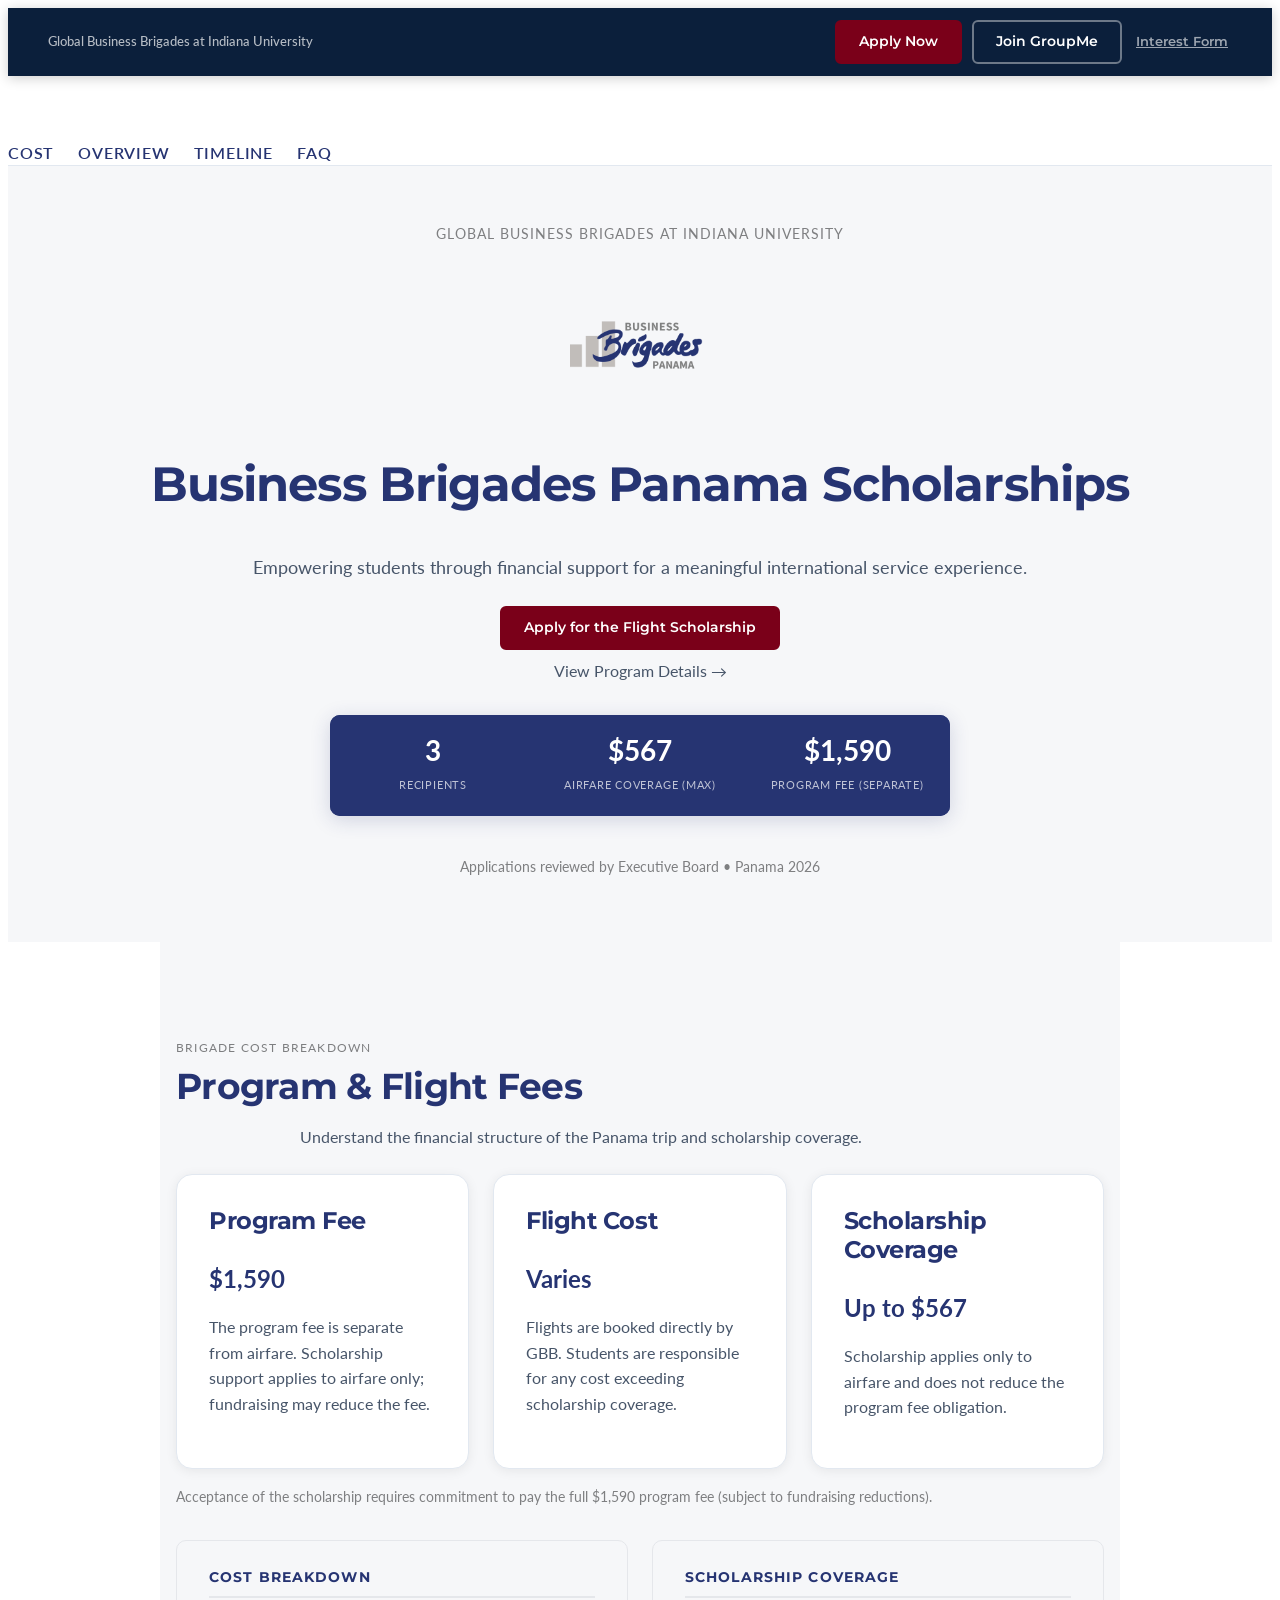
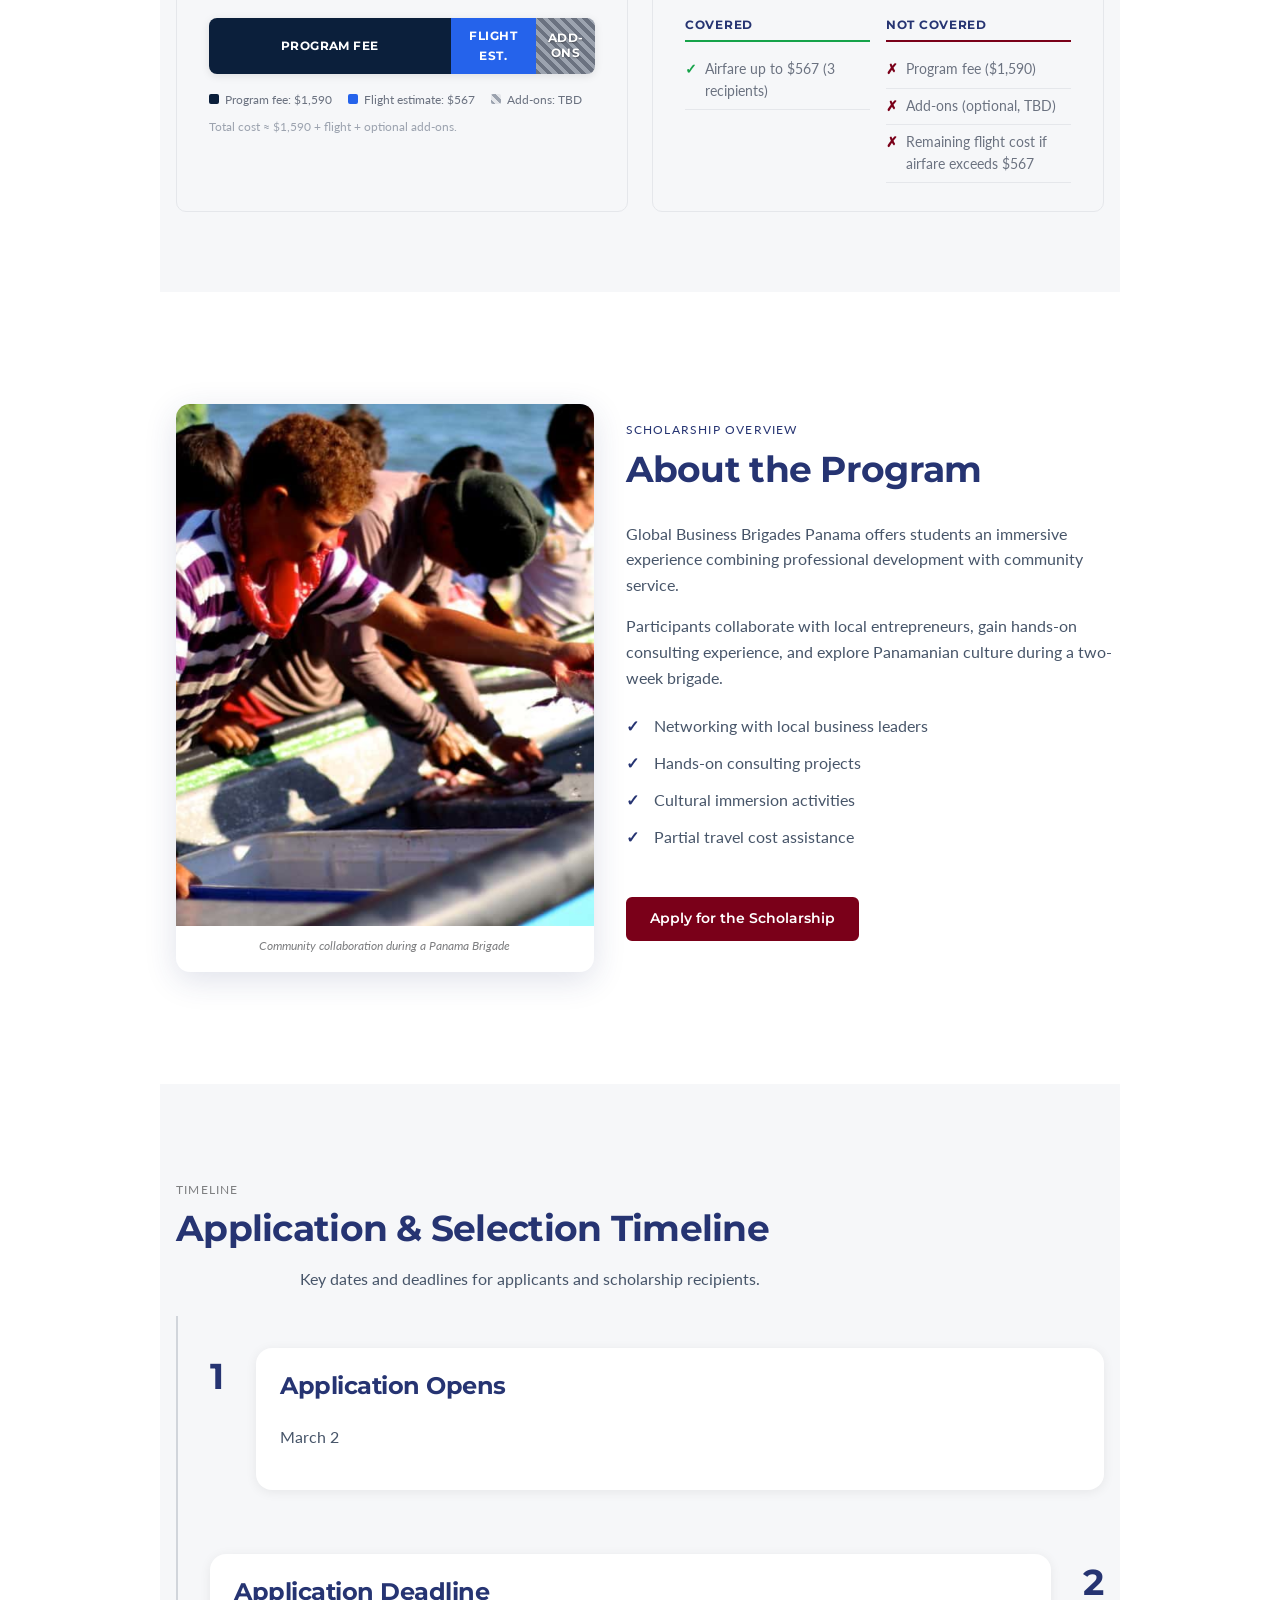
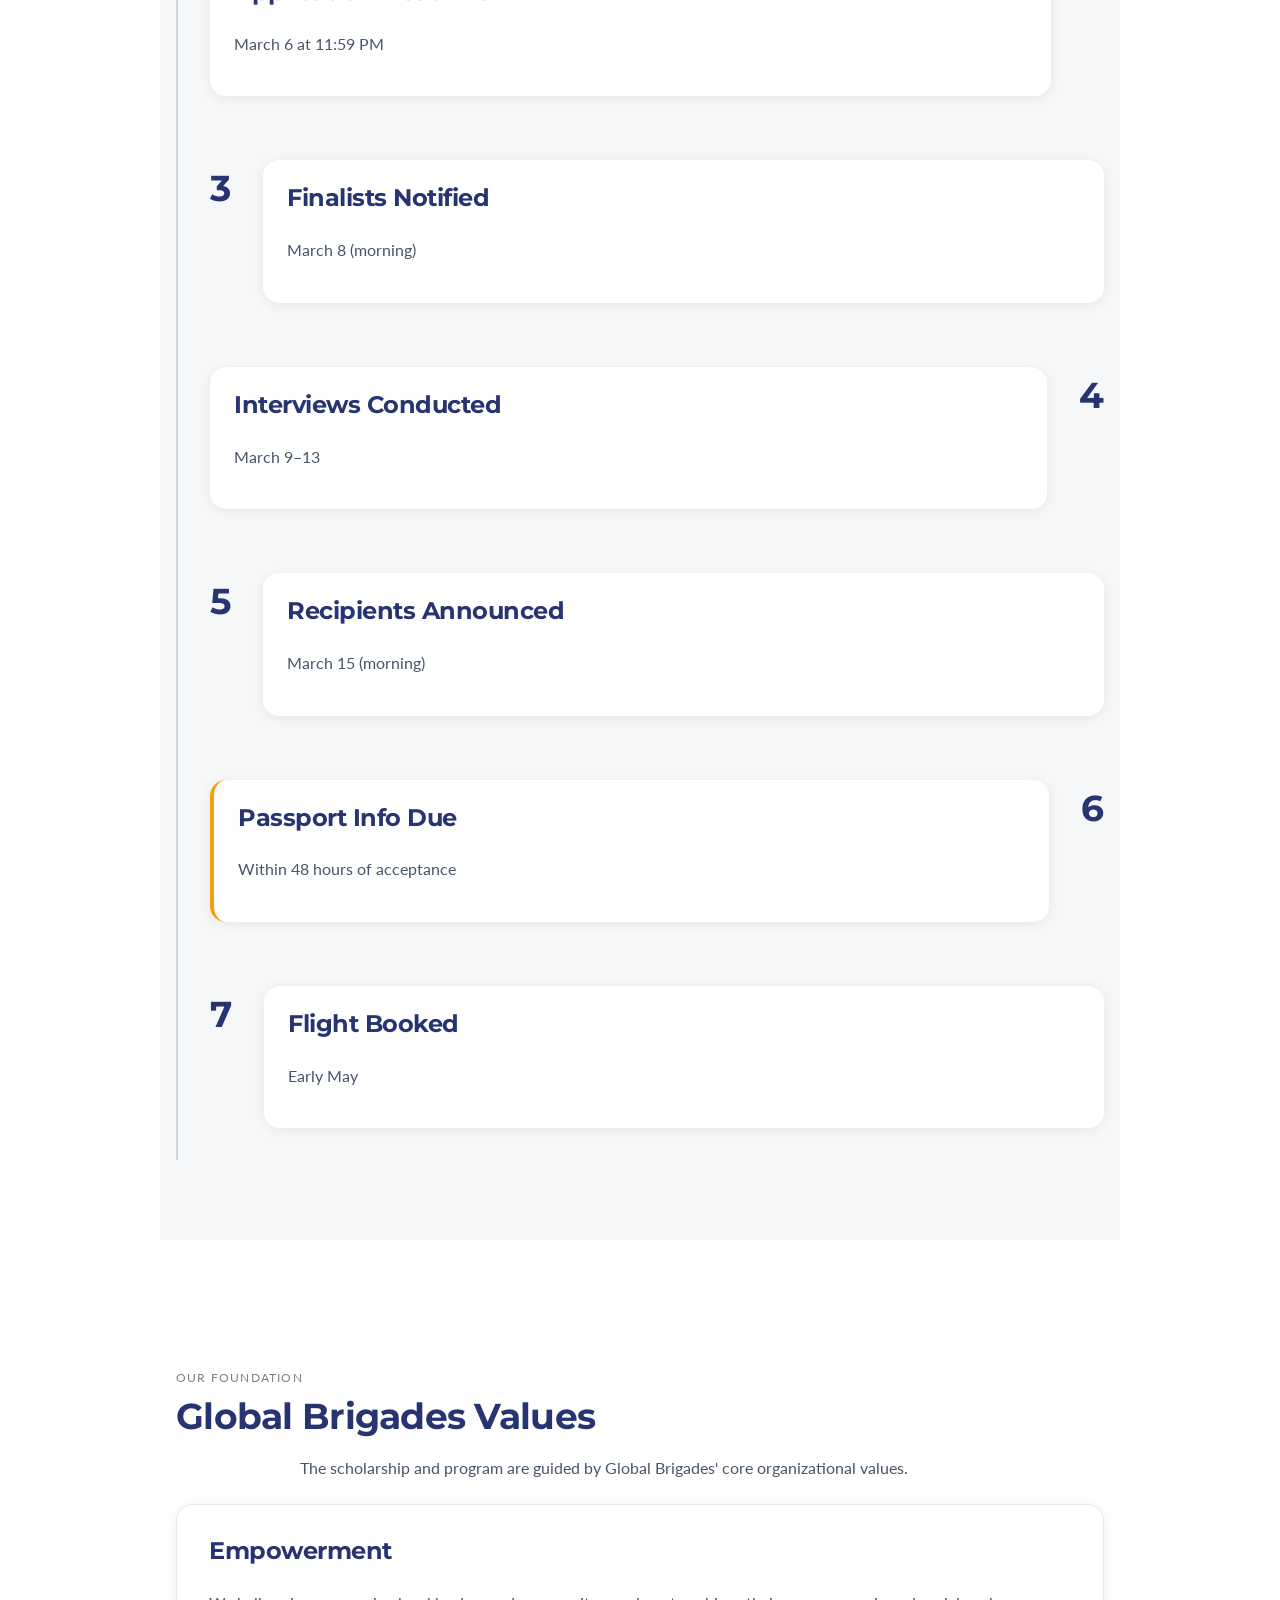
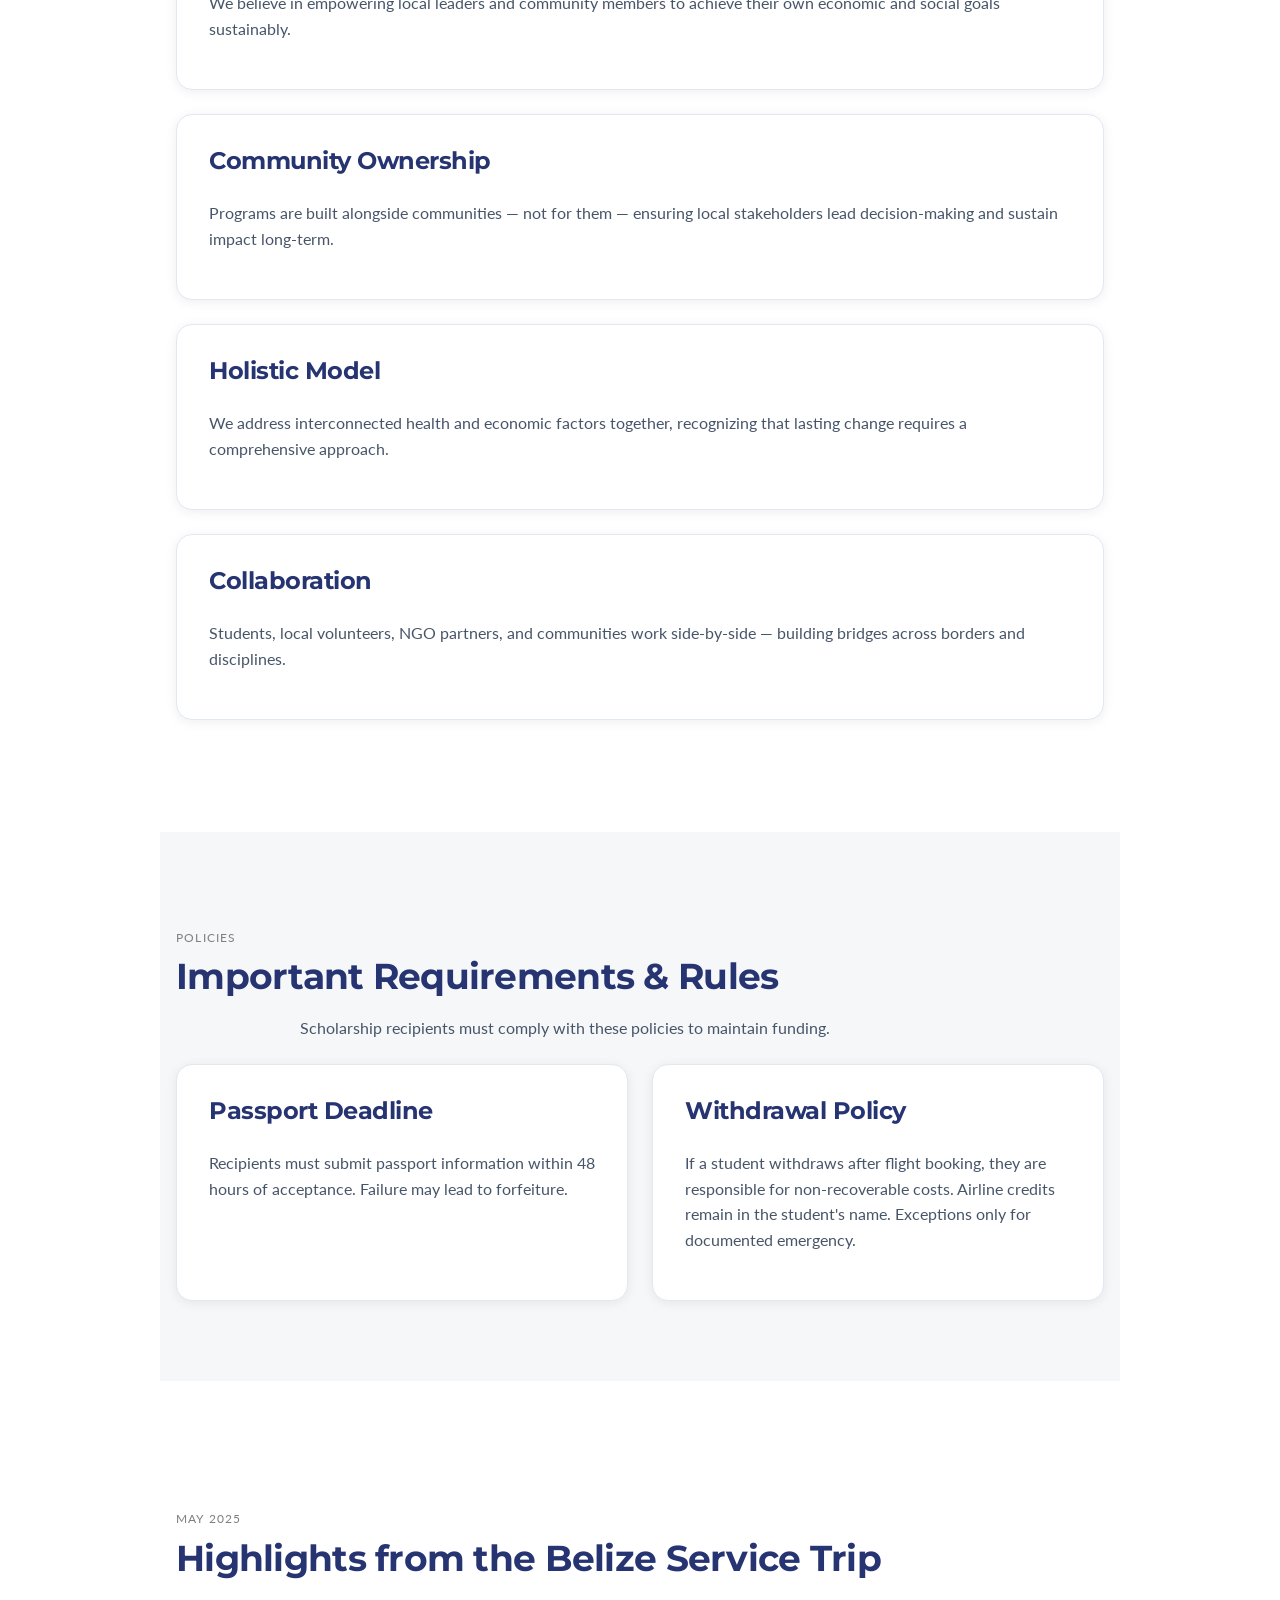
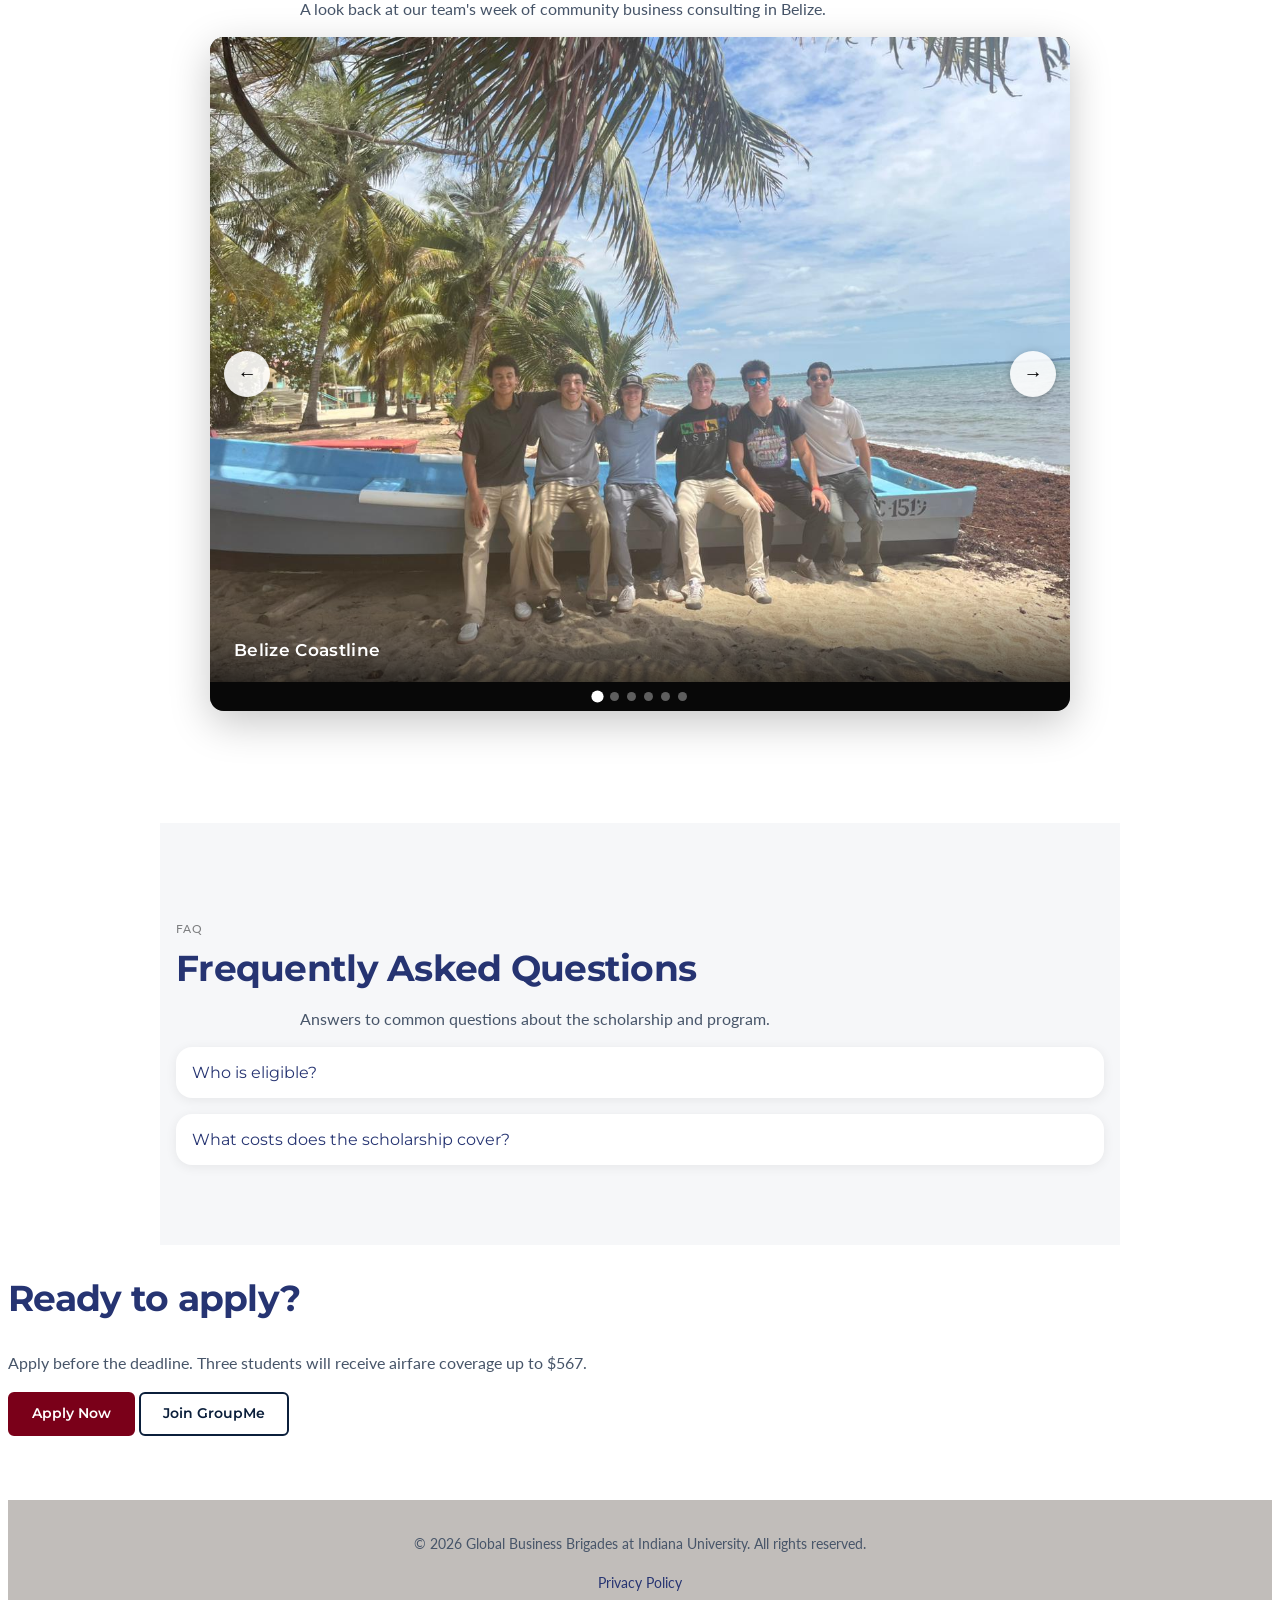
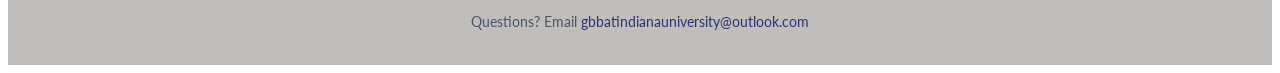
<file: index.html>
<!DOCTYPE HTML>
<html lang="en">
<head>
    <meta charset="utf-8" />
    <meta name="viewport" content="width=device-width, initial-scale=1, user-scalable=no" />
    <title>Business Brigades Panama Scholarships</title>
    <meta name="description" content="Scholarship details for Business Brigades Panama program offered by Global Business Brigades at Indiana University." />
    <link rel="canonical" href="https://YOURDOMAIN.com/gbb-panama-scholarship/" />

    <meta property="og:type" content="website" />
    <meta property="og:title" content="GBB Panama Scholarship – Global Business Brigades at Indiana University" />
    <meta property="og:description" content="Scholarship details and key dates for the Global Business Brigades Panama program at Indiana University." />
    <meta property="og:image" content="https://YOURDOMAIN.com/assets/gbb-panama-logo.png" />
    <meta property="og:url" content="https://YOURDOMAIN.com/gbb-panama-scholarship/" />

    <meta name="twitter:card" content="summary_large_image" />

    <script type="application/ld+json">
    {
      "@context":"https://schema.org",
      "@type":"FAQPage",
      "mainEntity":[
        {
          "@type":"Question",
          "name":"Who is eligible?",
          "acceptedAnswer":{
            "@type":"Answer",
            "text":"Full-time IU students who apply by the deadline and meet criteria."
          }
        },
        {
          "@type":"Question",
          "name":"What costs does the scholarship cover?",
          "acceptedAnswer":{
            "@type":"Answer",
            "text":"Up to $567 for airfare only; program fee remains the student’s responsibility."
          }
        }
      ]
    }
    </script>

    <link rel="stylesheet" href="styles.css" />
    <link rel="preconnect" href="https://fonts.googleapis.com">
    <link rel="preconnect" href="https://fonts.gstatic.com" crossorigin>
    <link href="https://fonts.googleapis.com/css2?family=Lato:wght@300;400;700&family=Montserrat:wght@400;500;600;700&display=swap" rel="stylesheet" />
</head>
<body class="is-preload">
    <div class="cta-bar" role="banner">
      <span class="cta-bar__brand">Global Business Brigades at Indiana University</span>
      <nav class="cta-bar__actions" aria-label="Primary actions">
        <a href="https://forms.office.com/Pages/ResponsePage.aspx?id=NL4TEdGuAE2rS83QJRC-kawREM8xxH9LoTh9PwtqzOVUM0dSUVdRUUREWENYMkhJOEFJSE9QVFJSUy4u"
           class="btn btn-primary"
           aria-label="Apply for the GBB Panama Scholarship">
          Apply Now
        </a>
        <a href="https://groupme.com/join_group/106008839/yj1VXblp"
           class="btn btn-secondary">
          Join GroupMe
        </a>
        <a href="https://forms.office.com/Pages/ResponsePage.aspx?id=NL4TEdGuAE2rS83QJRC-kRnEW5CWpKNCnPMRtphAWc1UMFNFMTNDWVJERTJFVDFNQjRQSVBQTTI3Qy4u" class="btn btn-text-link" target="_blank" rel="noopener">Interest Form</a>
      </nav>
    </div>

    <!-- Wrapper -->
    <div id="wrapper">

        <!-- Main -->
        <div id="main">
            <div class="inner">
                <main id="content" role="main">

                <!-- Header (replacing template nav) -->
                <header id="header">
                    <nav class="navbar" aria-label="Main navigation">
                        <ul class="nav-list">
                            <li><a href="#cost">Cost</a></li>
                            <li><a href="#overview">Overview</a></li>
                            <li><a href="#timeline">Timeline</a></li>
                            <li><a href="#faq">FAQ</a></li>
                        </ul>
                    </nav>
                </header>

                <!-- Hero Section -->
                <section id="banner" class="hero">
                    <div class="content">
                        <p class="eyebrow">Global Business Brigades at Indiana University</p>
                        <img src="assets/gbb-panama-logo.png" alt="GBB Panama logo" class="logo-large" width="140" height="140" />
                        <h1>Business Brigades Panama Scholarships</h1>
                        <p class="hero-intro">Empowering students through financial support for a meaningful international service experience.</p>
                        <div class="hero-actions">
                            <a class="btn btn-primary" href="https://forms.office.com/Pages/ResponsePage.aspx?id=NL4TEdGuAE2rS83QJRC-kawREM8xxH9LoTh9PwtqzOVUM0dSUVdRUUREWENYMkhJOEFJSE9QVFJSUy4u" target="_blank" rel="noopener">Apply for the Flight Scholarship</a>
                            <a class="hero-secondary" href="#overview">View Program Details &rarr;</a>
                        </div>
                        <div class="at-a-glance">
                          <div class="glance-item">
                            <span class="glance-item__value">3</span>
                            <span class="glance-item__label">Recipients</span>
                          </div>
                          <div class="glance-item">
                            <span class="glance-item__value">$567</span>
                            <span class="glance-item__label">Airfare coverage (max)</span>
                          </div>
                          <div class="glance-item">
                            <span class="glance-item__value">$1,590</span>
                            <span class="glance-item__label">Program fee (separate)</span>
                          </div>
                        </div>

                        <p class="hero-trust small">Applications reviewed by Executive Board &bull; Panama 2026</p>
                    </div>
                </section>

                <!-- Cost Breakdown Section -->
                <section id="cost" class="section section-alt">
                    <div class="section-header">
                        <p class="section-label">Brigade Cost Breakdown</p>
                        <h2>Program &amp; Flight Fees</h2>
                        <p class="section-intro">Understand the financial structure of the Panama trip and scholarship coverage.</p>
                    </div>
                    <div class="cards cost-cards">
                        <div class="card">
                            <h3>Program Fee</h3>
                            <p class="card-value">$1,590</p>
                            <p>The program fee is separate from airfare. Scholarship support applies to airfare only; fundraising may reduce the fee.</p>
                        </div>
                        <div class="card">
                            <h3>Flight Cost</h3>
                            <p class="card-value">Varies</p>
                            <p>Flights are booked directly by GBB. Students are responsible for any cost exceeding scholarship coverage.</p>
                        </div>
                        <div class="card">
                            <h3>Scholarship Coverage</h3>
                            <p class="card-value">Up to $567</p>
                            <p>Scholarship applies only to airfare and does not reduce the program fee obligation.</p>
                        </div>
                    </div>
                    <p class="note">Acceptance of the scholarship requires commitment to pay the full $1,590 program fee (subject to fundraising reductions).</p>

                    <div class="cost-viz-row">
                        <div class="viz-card">
                            <h3>Cost Breakdown</h3>
                            <div class="stacked-bar" role="img" aria-label="Cost breakdown bar chart">
                                <div class="segment seg-fee">Program Fee</div>
                                <div class="segment seg-flight">Flight Est.</div>
                                <div class="segment seg-addon">Add-ons</div>
                            </div>
                            <div class="stacked-legend">
                                <span class="legend-item"><span class="legend-dot" style="background:#0B1F3B"></span>Program fee: $1,590</span>
                                <span class="legend-item"><span class="legend-dot" style="background:#2563EB"></span>Flight estimate: $567</span>
                                <span class="legend-item"><span class="legend-dot" style="background:#9CA3AF;background-image:repeating-linear-gradient(45deg,#9CA3AF 0,#9CA3AF 3px,#E5E7EB 3px,#E5E7EB 7px)"></span>Add-ons: TBD</span>
                            </div>
                            <p class="bar-note">Total cost ≈ $1,590 + flight + optional add-ons.</p>
                        </div>
                        <div class="viz-card">
                            <h3>Scholarship Coverage</h3>
                            <div class="coverage-grid">
                                <div class="cov-col covered">
                                    <h4>Covered</h4>
                                    <div class="cov-item">Airfare up to $567 (3 recipients)</div>
                                </div>
                                <div class="cov-col not-covered">
                                    <h4>Not Covered</h4>
                                    <div class="cov-item">Program fee ($1,590)</div>
                                    <div class="cov-item">Add-ons (optional, TBD)</div>
                                    <div class="cov-item">Remaining flight cost if airfare exceeds $567</div>
                                </div>
                            </div>
                        </div>
                    </div>
                </section>

                <!-- Scholarship Overview -->
                <section id="overview" class="section">
                    <div class="overview-layout">
                        <div class="about-left">
                            <div class="overview-photo-wrap">
                                <img src="assets/panama-program.png"
                                     alt="Community members and volunteers working together during a Panama brigade"
                                     class="overview-photo" />
                                <p class="overview-photo-caption">Community collaboration during a Panama Brigade</p>
                            </div>
                        </div>
                        <div class="about-right">
                            <p class="section-label">Scholarship Overview</p>
                            <h2>About the Program</h2>
                            <p>Global Business Brigades Panama offers students an immersive experience combining professional development with community service.</p>
                            <p>Participants collaborate with local entrepreneurs, gain hands-on consulting experience, and explore Panamanian culture during a two-week brigade.</p>
                            <ul class="program-highlights">
                                <li>Networking with local business leaders</li>
                                <li>Hands-on consulting projects</li>
                                <li>Cultural immersion activities</li>
                                <li>Partial travel cost assistance</li>
                            </ul>
                            <a class="btn btn-primary overview-cta"
                               href="https://forms.office.com/Pages/ResponsePage.aspx?id=NL4TEdGuAE2rS83QJRC-kawREM8xxH9LoTh9PwtqzOVUM0dSUVdRUUREWENYMkhJOEFJSE9QVFJSUy4u"
                               target="_blank" rel="noopener">Apply for the Scholarship</a>
                        </div>
                    </div>
                </section>


                <!-- Timeline Section -->
                <section id="timeline" class="section">
                    <div class="section-header">
                        <p class="section-label">Timeline</p>
                        <h2>Application &amp; Selection Timeline</h2>
                        <p class="section-intro">Key dates and deadlines for applicants and scholarship recipients.</p>
                    </div>
                    <div class="timeline-wrapper">
                        <div class="timeline-step">
                            <div class="step-marker">1</div>
                            <div class="step-box">
                                <h3>Application Opens</h3>
                                <p>March 2</p>
                            </div>
                        </div>
                        <div class="timeline-step">
                            <div class="step-marker">2</div>
                            <div class="step-box">
                                <h3>Application Deadline</h3>
                                <p>March 6 at 11:59&nbsp;PM</p>
                            </div>
                        </div>
                        <div class="timeline-step">
                            <div class="step-marker">3</div>
                            <div class="step-box">
                                <h3>Finalists Notified</h3>
                                <p>March 8 (morning)</p>
                            </div>
                        </div>
                        <div class="timeline-step">
                            <div class="step-marker">4</div>
                            <div class="step-box">
                                <h3>Interviews Conducted</h3>
                                <p>March 9–13</p>
                            </div>
                        </div>
                        <div class="timeline-step">
                            <div class="step-marker">5</div>
                            <div class="step-box">
                                <h3>Recipients Announced</h3>
                                <p>March 15 (morning)</p>
                            </div>
                        </div>
                        <div class="timeline-step highlight">
                            <div class="step-marker">6</div>
                            <div class="step-box">
                                <h3>Passport Info Due</h3>
                                <p>Within 48&nbsp;hours of acceptance</p>
                            </div>
                        </div>
                        <div class="timeline-step">
                            <div class="step-marker">7</div>
                            <div class="step-box">
                                <h3>Flight Booked</h3>
                                <p>Early May</p>
                            </div>
                        </div>
                    </div>
                </section>

                <!-- Global Brigades Values Section -->
                <section id="process" class="section section-alt">
                    <div class="section-header">
                        <p class="section-label">Our Foundation</p>
                        <h2>Global Brigades Values</h2>
                        <p class="section-intro">The scholarship and program are guided by Global Brigades' core organizational values.</p>
                    </div>
                    <div class="cards">
                        <div class="card">
                            <h3>Empowerment</h3>
                            <p>We believe in empowering local leaders and community members to achieve their own economic and social goals sustainably.</p>
                        </div>
                        <div class="card">
                            <h3>Community Ownership</h3>
                            <p>Programs are built alongside communities — not for them — ensuring local stakeholders lead decision-making and sustain impact long-term.</p>
                        </div>
                        <div class="card">
                            <h3>Holistic Model</h3>
                            <p>We address interconnected health and economic factors together, recognizing that lasting change requires a comprehensive approach.</p>
                        </div>
                        <div class="card">
                            <h3>Collaboration</h3>
                            <p>Students, local volunteers, NGO partners, and communities work side-by-side — building bridges across borders and disciplines.</p>
                        </div>
                    </div>
                </section>

                <!-- Policies Section -->
                <section id="policies" class="section">
                    <div class="section-header">
                        <p class="section-label">Policies</p>
                        <h2>Important Requirements &amp; Rules</h2>
                        <p class="section-intro">Scholarship recipients must comply with these policies to maintain funding.</p>
                    </div>
                    <div class="cards policies-cards">
                        <div class="card">
                            <h3>Passport Deadline</h3>
                            <p>Recipients must submit passport information within 48 hours of acceptance. Failure may lead to forfeiture.</p>
                        </div>
                        <div class="card">
                            <h3>Withdrawal Policy</h3>
                            <p>If a student withdraws after flight booking, they are responsible for non-recoverable costs. Airline credits remain in the student's name. Exceptions only for documented emergency.</p>
                        </div>
                    </div>
                </section>

                <!-- Belize Highlights Section -->
                <section id="belize-highlights" class="section">
                    <div class="section-header">
                        <p class="section-label">May 2025</p>
                        <h2>Highlights from the Belize Service Trip</h2>
                        <p class="section-intro">A look back at our team's week of community business consulting in Belize.</p>
                    </div>
                    <div class="carousel" id="belize-carousel" aria-label="Belize trip photo slideshow" role="region">
                        <div class="carousel__track">
                            <div class="carousel__slide active">
                                <img src="assets/belize/belize-coastline.jpg" alt="GBB students on the Belize coastline beside a fishing boat" loading="lazy" />
                                <div class="carousel__caption">Belize Coastline</div>
                            </div>
                            <div class="carousel__slide">
                                <img src="assets/belize/belize-flag.jpg" alt="GBB team standing under the Belize flag" loading="lazy" />
                                <div class="carousel__caption">Under the Belize Flag</div>
                            </div>
                            <div class="carousel__slide">
                                <img src="assets/belize/consulting-session.jpg" alt="Students conducting a business consulting session under a thatched roof by the ocean" loading="lazy" />
                                <div class="carousel__caption">Community Business Consulting Session</div>
                            </div>
                            <div class="carousel__slide">
                                <img src="assets/belize/pnk-polish.jpg" alt="GBB team with a local entrepreneur holding a PNK Polish business sign" loading="lazy" />
                                <div class="carousel__caption">PNK Polish — Local Entrepreneur</div>
                            </div>
                            <div class="carousel__slide">
                                <img src="assets/belize/team-photo.jpg" alt="The GBB team in matching white shirts" loading="lazy" />
                                <div class="carousel__caption">The GBB Team</div>
                            </div>
                            <div class="carousel__slide">
                                <img src="assets/belize/campfire-night.jpg" alt="Students gathered around a campfire at night" loading="lazy" />
                                <div class="carousel__caption">Campfire Night</div>
                            </div>
                        </div>
                        <button class="carousel__btn carousel__btn--prev" aria-label="Previous photo">&#8592;</button>
                        <button class="carousel__btn carousel__btn--next" aria-label="Next photo">&#8594;</button>
                        <div class="carousel__dots" role="tablist" aria-label="Slide indicators"></div>
                    </div>
                </section>

                <!-- FAQ Section -->
                <section id="faq" class="section section-alt">
                    <div class="section-header">
                        <p class="section-label">FAQ</p>
                        <h2>Frequently Asked Questions</h2>
                        <p class="section-intro">Answers to common questions about the scholarship and program.</p>
                    </div>
                    <div class="faq-item">
                        <button aria-expanded="false" aria-controls="faq1" class="faq-question">Who is eligible?</button>
                        <div id="faq1" class="faq-answer" hidden>
                            <p>Full-time IU students who apply by the deadline and meet criteria.</p>
                        </div>
                    </div>
                    <div class="faq-item">
                        <button aria-expanded="false" aria-controls="faq2" class="faq-question">What costs does the scholarship cover?</button>
                        <div id="faq2" class="faq-answer" hidden>
                            <p>Up to $567 for airfare only; program fee remains the student’s responsibility.</p>
                        </div>
                    </div>
                </section>

                <!-- Bottom CTA Band -->
                <section class="cta-band-section" style="margin-bottom: 64px;">
  <div class="container">
    <div class="cta-band">
      <h2>Ready to apply?</h2>
      <p>Apply before the deadline. Three students will receive airfare coverage up to $567.</p>
      <div class="cta-band__actions">
        <a href="https://forms.office.com/Pages/ResponsePage.aspx?id=NL4TEdGuAE2rS83QJRC-kawREM8xxH9LoTh9PwtqzOVUM0dSUVdRUUREWENYMkhJOEFJSE9QVFJSUy4u"
           class="btn btn-primary"
           aria-label="Apply for the GBB Panama Scholarship">
          Apply Now
        </a>
        <a href="https://groupme.com/join_group/106008839/yj1VXblp"
           class="btn btn-outline-dark">
          Join GroupMe
        </a>
      </div>
    </div>
  </div>
</section>

                <!-- Footer -->
                <footer class="footer" style="margin-top: 64px;">
                    <p>&copy; 2026 Global Business Brigades at Indiana University. All rights reserved.</p>
                    <p><a href="#">Privacy Policy</a></p>
                    <p>Questions? Email <a href="mailto:gbbatindianauniversity@outlook.com">gbbatindianauniversity@outlook.com</a></p>
                </footer>
                </main>
            </div>
        </div>

        <!-- Sidebar (optional, can be removed or left empty) -->
        <div id="sidebar">
            <div class="inner">
                <!-- Empty: sidebar is not needed for scholarship page -->
            </div>
        </div>

    </div>

<script>
(() => {
  const buttons = document.querySelectorAll('.faq-question');

  function closeAll(exceptId = null) {
    buttons.forEach((btn) => {
      const panelId = btn.getAttribute('aria-controls');
      const panel = document.getElementById(panelId);
      if (!panel) return;

      const shouldKeepOpen = panelId === exceptId;
      btn.setAttribute('aria-expanded', String(shouldKeepOpen));
      panel.toggleAttribute('hidden', !shouldKeepOpen);
    });
  }

  buttons.forEach((btn) => {
    const panelId = btn.getAttribute('aria-controls');
    const panel = document.getElementById(panelId);
    if (!panel) return;

    // Ensure initial state is consistent
    const expanded = btn.getAttribute('aria-expanded') === 'true';
    panel.toggleAttribute('hidden', !expanded);

    btn.addEventListener('click', () => {
      const isExpanded = btn.getAttribute('aria-expanded') === 'true';
      // Option: only one open at a time (more “polished”)
      closeAll(isExpanded ? null : panelId);
    });

    btn.addEventListener('keydown', (e) => {
      if (e.key === 'Escape') closeAll(null);
    });
  });
})();
</script>

<script>
(() => {
  const carousel = document.getElementById('belize-carousel');
  if (!carousel) return;

  const slides = Array.from(carousel.querySelectorAll('.carousel__slide'));
  const dotsContainer = carousel.querySelector('.carousel__dots');
  let current = 0;
  let autoTimer;

  // Build dot indicators
  slides.forEach((_, i) => {
    const dot = document.createElement('button');
    dot.className = 'carousel__dot' + (i === 0 ? ' active' : '');
    dot.setAttribute('role', 'tab');
    dot.setAttribute('aria-label', 'Go to photo ' + (i + 1));
    dot.addEventListener('click', () => goTo(i));
    dotsContainer.appendChild(dot);
  });

  function goTo(n) {
    slides[current].classList.remove('active');
    dotsContainer.children[current].classList.remove('active');
    current = (n + slides.length) % slides.length;
    slides[current].classList.add('active');
    dotsContainer.children[current].classList.add('active');
    resetTimer();
  }

  function resetTimer() {
    clearInterval(autoTimer);
    autoTimer = setInterval(() => goTo(current + 1), 5000);
  }

  carousel.querySelector('.carousel__btn--prev').addEventListener('click', () => goTo(current - 1));
  carousel.querySelector('.carousel__btn--next').addEventListener('click', () => goTo(current + 1));

  // Keyboard support
  carousel.addEventListener('keydown', (e) => {
    if (e.key === 'ArrowLeft') goTo(current - 1);
    if (e.key === 'ArrowRight') goTo(current + 1);
  });

  // Pause on hover
  carousel.addEventListener('mouseenter', () => clearInterval(autoTimer));
  carousel.addEventListener('mouseleave', resetTimer);

  resetTimer();
})();
</script>

</body>
</html>
</file>
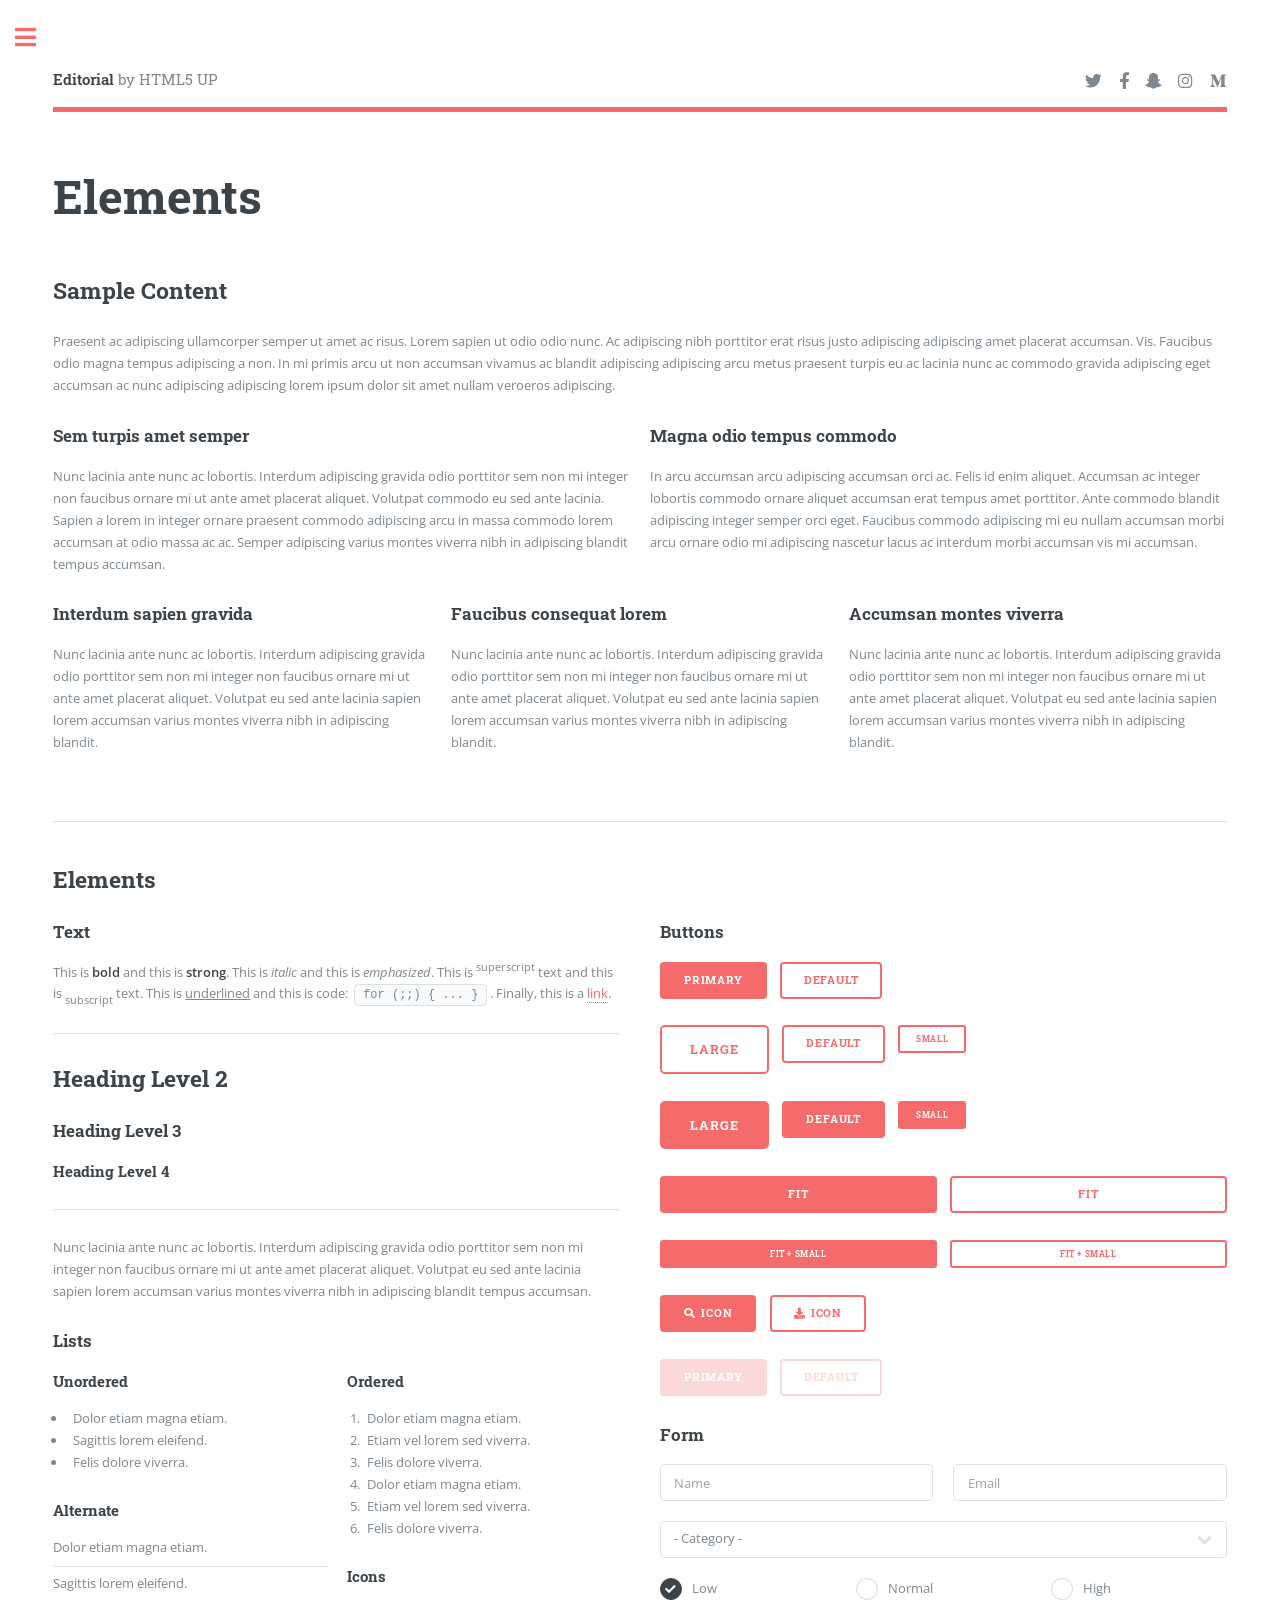
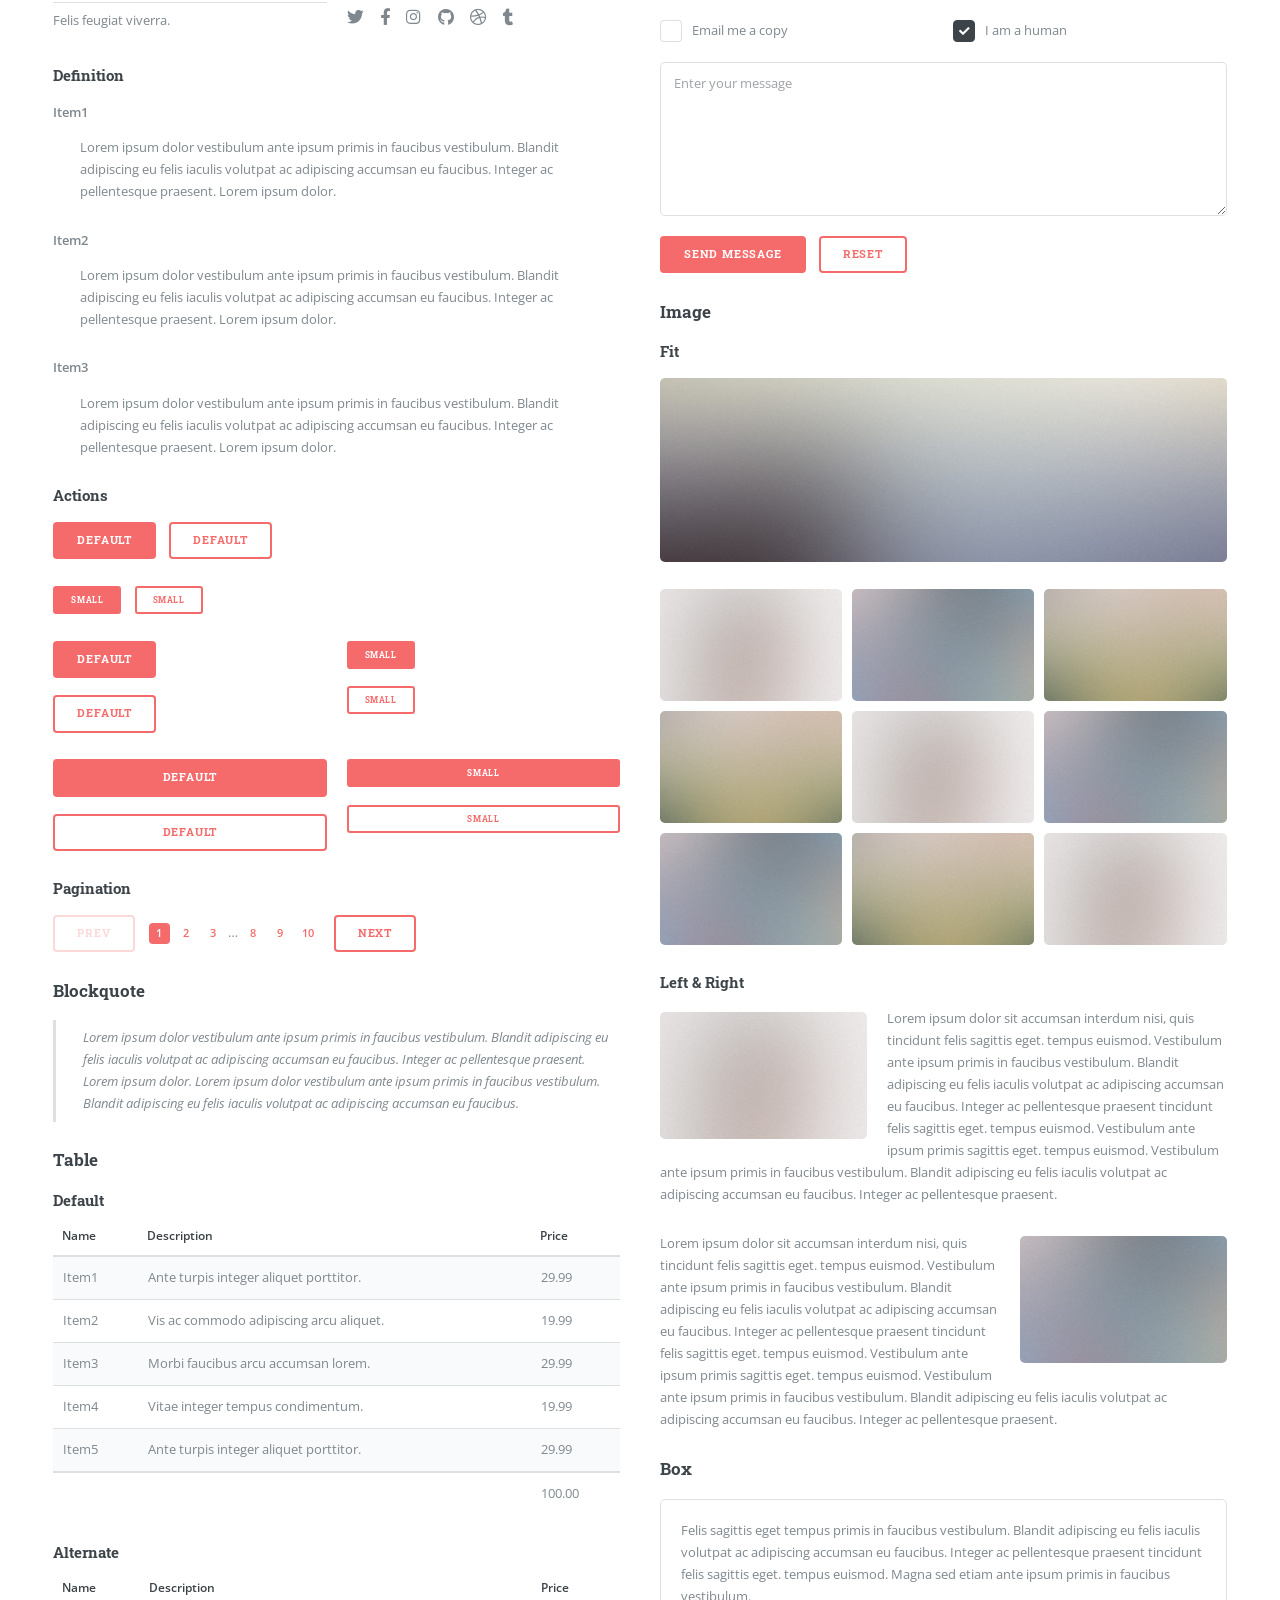
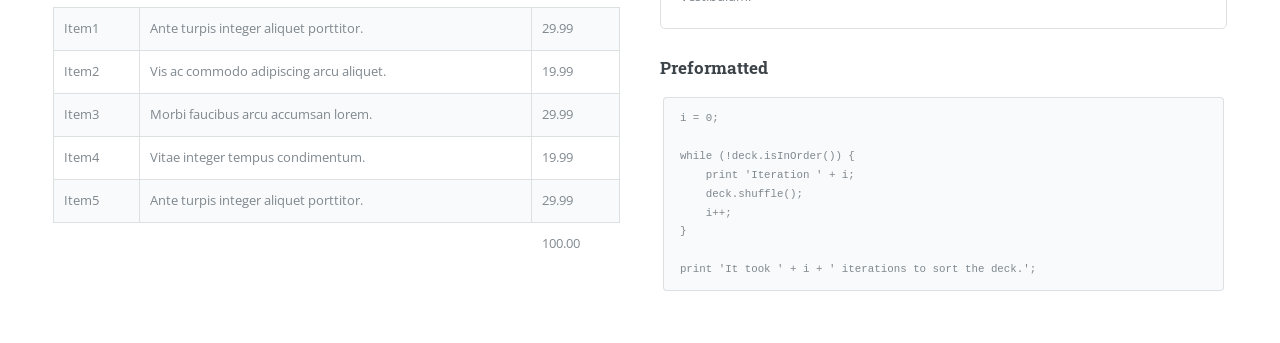
<file: Website Template/elements.html>
<!DOCTYPE HTML>
<!--
	Editorial by HTML5 UP
	html5up.net | @ajlkn
	Free for personal and commercial use under the CCA 3.0 license (html5up.net/license)
-->
<html>
	<head>
		<title>Elements - Editorial by HTML5 UP</title>
		<meta charset="utf-8" />
		<meta name="viewport" content="width=device-width, initial-scale=1, user-scalable=no" />
		<link rel="stylesheet" href="assets/css/main.css" />
	</head>
	<body class="is-preload">

		<!-- Wrapper -->
			<div id="wrapper">

				<!-- Main -->
					<div id="main">
						<div class="inner">

							<!-- Header -->
								<header id="header">
									<a href="index.html" class="logo"><strong>Editorial</strong> by HTML5 UP</a>
									<ul class="icons">
										<li><a href="#" class="icon brands fa-twitter"><span class="label">Twitter</span></a></li>
										<li><a href="#" class="icon brands fa-facebook-f"><span class="label">Facebook</span></a></li>
										<li><a href="#" class="icon brands fa-snapchat-ghost"><span class="label">Snapchat</span></a></li>
										<li><a href="#" class="icon brands fa-instagram"><span class="label">Instagram</span></a></li>
										<li><a href="#" class="icon brands fa-medium-m"><span class="label">Medium</span></a></li>
									</ul>
								</header>

							<!-- Content -->
								<section>
									<header class="main">
										<h1>Elements</h1>
									</header>

									<!-- Content -->
										<h2 id="content">Sample Content</h2>
										<p>Praesent ac adipiscing ullamcorper semper ut amet ac risus. Lorem sapien ut odio odio nunc. Ac adipiscing nibh porttitor erat risus justo adipiscing adipiscing amet placerat accumsan. Vis. Faucibus odio magna tempus adipiscing a non. In mi primis arcu ut non accumsan vivamus ac blandit adipiscing adipiscing arcu metus praesent turpis eu ac lacinia nunc ac commodo gravida adipiscing eget accumsan ac nunc adipiscing adipiscing lorem ipsum dolor sit amet nullam veroeros adipiscing.</p>
										<div class="row">
											<div class="col-6 col-12-small">
												<h3>Sem turpis amet semper</h3>
												<p>Nunc lacinia ante nunc ac lobortis. Interdum adipiscing gravida odio porttitor sem non mi integer non faucibus ornare mi ut ante amet placerat aliquet. Volutpat commodo eu sed ante lacinia. Sapien a lorem in integer ornare praesent commodo adipiscing arcu in massa commodo lorem accumsan at odio massa ac ac. Semper adipiscing varius montes viverra nibh in adipiscing blandit tempus accumsan.</p>
											</div>
											<div class="col-6 col-12-small">
												<h3>Magna odio tempus commodo</h3>
												<p>In arcu accumsan arcu adipiscing accumsan orci ac. Felis id enim aliquet. Accumsan ac integer lobortis commodo ornare aliquet accumsan erat tempus amet porttitor. Ante commodo blandit adipiscing integer semper orci eget. Faucibus commodo adipiscing mi eu nullam accumsan morbi arcu ornare odio mi adipiscing nascetur lacus ac interdum morbi accumsan vis mi accumsan.</p>
											</div>
											<!-- Break -->
											<div class="col-4 col-12-medium">
												<h3>Interdum sapien gravida</h3>
												<p>Nunc lacinia ante nunc ac lobortis. Interdum adipiscing gravida odio porttitor sem non mi integer non faucibus ornare mi ut ante amet placerat aliquet. Volutpat eu sed ante lacinia sapien lorem accumsan varius montes viverra nibh in adipiscing blandit.</p>
											</div>
											<div class="col-4 col-12-medium">
												<h3>Faucibus consequat lorem</h3>
												<p>Nunc lacinia ante nunc ac lobortis. Interdum adipiscing gravida odio porttitor sem non mi integer non faucibus ornare mi ut ante amet placerat aliquet. Volutpat eu sed ante lacinia sapien lorem accumsan varius montes viverra nibh in adipiscing blandit.</p>
											</div>
											<div class="col-4 col-12-medium">
												<h3>Accumsan montes viverra</h3>
												<p>Nunc lacinia ante nunc ac lobortis. Interdum adipiscing gravida odio porttitor sem non mi integer non faucibus ornare mi ut ante amet placerat aliquet. Volutpat eu sed ante lacinia sapien lorem accumsan varius montes viverra nibh in adipiscing blandit.</p>
											</div>
										</div>

									<hr class="major" />

									<!-- Elements -->
										<h2 id="elements">Elements</h2>
										<div class="row gtr-200">
											<div class="col-6 col-12-medium">

												<!-- Text stuff -->
													<h3>Text</h3>
													<p>This is <b>bold</b> and this is <strong>strong</strong>. This is <i>italic</i> and this is <em>emphasized</em>.
													This is <sup>superscript</sup> text and this is <sub>subscript</sub> text.
													This is <u>underlined</u> and this is code: <code>for (;;) { ... }</code>.
													Finally, this is a <a href="#">link</a>.</p>
													<hr />
													<h2>Heading Level 2</h2>
													<h3>Heading Level 3</h3>
													<h4>Heading Level 4</h4>
													<hr />
													<p>Nunc lacinia ante nunc ac lobortis. Interdum adipiscing gravida odio porttitor sem non mi integer non faucibus ornare mi ut ante amet placerat aliquet. Volutpat eu sed ante lacinia sapien lorem accumsan varius montes viverra nibh in adipiscing blandit tempus accumsan.</p>

												<!-- Lists -->
													<h3>Lists</h3>
													<div class="row">
														<div class="col-6 col-12-small">

															<h4>Unordered</h4>
															<ul>
																<li>Dolor etiam magna etiam.</li>
																<li>Sagittis lorem eleifend.</li>
																<li>Felis dolore viverra.</li>
															</ul>

															<h4>Alternate</h4>
															<ul class="alt">
																<li>Dolor etiam magna etiam.</li>
																<li>Sagittis lorem eleifend.</li>
																<li>Felis feugiat viverra.</li>
															</ul>

														</div>
														<div class="col-6 col-12-small">

															<h4>Ordered</h4>
															<ol>
																<li>Dolor etiam magna etiam.</li>
																<li>Etiam vel lorem sed viverra.</li>
																<li>Felis dolore viverra.</li>
																<li>Dolor etiam magna etiam.</li>
																<li>Etiam vel lorem sed viverra.</li>
																<li>Felis dolore viverra.</li>
															</ol>

															<h4>Icons</h4>
															<ul class="icons">
																<li><a href="#" class="icon brands fa-twitter"><span class="label">Twitter</span></a></li>
																<li><a href="#" class="icon brands fa-facebook-f"><span class="label">Facebook</span></a></li>
																<li><a href="#" class="icon brands fa-instagram"><span class="label">Instagram</span></a></li>
																<li><a href="#" class="icon brands fa-github"><span class="label">Github</span></a></li>
																<li><a href="#" class="icon brands fa-dribbble"><span class="label">Dribbble</span></a></li>
																<li><a href="#" class="icon brands fa-tumblr"><span class="label">Tumblr</span></a></li>
															</ul>

														</div>
													</div>
													<h4>Definition</h4>
													<dl>
														<dt>Item1</dt>
														<dd>
															<p>Lorem ipsum dolor vestibulum ante ipsum primis in faucibus vestibulum. Blandit adipiscing eu felis iaculis volutpat ac adipiscing accumsan eu faucibus. Integer ac pellentesque praesent. Lorem ipsum dolor.</p>
														</dd>
														<dt>Item2</dt>
														<dd>
															<p>Lorem ipsum dolor vestibulum ante ipsum primis in faucibus vestibulum. Blandit adipiscing eu felis iaculis volutpat ac adipiscing accumsan eu faucibus. Integer ac pellentesque praesent. Lorem ipsum dolor.</p>
														</dd>
														<dt>Item3</dt>
														<dd>
															<p>Lorem ipsum dolor vestibulum ante ipsum primis in faucibus vestibulum. Blandit adipiscing eu felis iaculis volutpat ac adipiscing accumsan eu faucibus. Integer ac pellentesque praesent. Lorem ipsum dolor.</p>
														</dd>
													</dl>

													<h4>Actions</h4>
													<ul class="actions">
														<li><a href="#" class="button primary">Default</a></li>
														<li><a href="#" class="button">Default</a></li>
													</ul>
													<ul class="actions small">
														<li><a href="#" class="button primary small">Small</a></li>
														<li><a href="#" class="button small">Small</a></li>
													</ul>
													<div class="row">
														<div class="col-6 col-12-small">
															<ul class="actions stacked">
																<li><a href="#" class="button primary">Default</a></li>
																<li><a href="#" class="button">Default</a></li>
															</ul>
														</div>
														<div class="col-6 col-12-small">
															<ul class="actions stacked">
																<li><a href="#" class="button primary small">Small</a></li>
																<li><a href="#" class="button small">Small</a></li>
															</ul>
														</div>
														<div class="col-6 col-12-small">
															<ul class="actions stacked">
																<li><a href="#" class="button primary fit">Default</a></li>
																<li><a href="#" class="button fit">Default</a></li>
															</ul>
														</div>
														<div class="col-6 col-12-small">
															<ul class="actions stacked">
																<li><a href="#" class="button primary small fit">Small</a></li>
																<li><a href="#" class="button small fit">Small</a></li>
															</ul>
														</div>
													</div>

													<h4>Pagination</h4>
													<ul class="pagination">
														<li><span class="button disabled">Prev</span></li>
														<li><a href="#" class="page active">1</a></li>
														<li><a href="#" class="page">2</a></li>
														<li><a href="#" class="page">3</a></li>
														<li><span>&hellip;</span></li>
														<li><a href="#" class="page">8</a></li>
														<li><a href="#" class="page">9</a></li>
														<li><a href="#" class="page">10</a></li>
														<li><a href="#" class="button">Next</a></li>
													</ul>

												<!-- Blockquote -->
													<h3>Blockquote</h3>
													<blockquote>Lorem ipsum dolor vestibulum ante ipsum primis in faucibus vestibulum. Blandit adipiscing eu felis iaculis volutpat ac adipiscing accumsan eu faucibus. Integer ac pellentesque praesent. Lorem ipsum dolor. Lorem ipsum dolor vestibulum ante ipsum primis in faucibus vestibulum. Blandit adipiscing eu felis iaculis volutpat ac adipiscing accumsan eu faucibus.</blockquote>

												<!-- Table -->
													<h3>Table</h3>

													<h4>Default</h4>
													<div class="table-wrapper">
														<table>
															<thead>
																<tr>
																	<th>Name</th>
																	<th>Description</th>
																	<th>Price</th>
																</tr>
															</thead>
															<tbody>
																<tr>
																	<td>Item1</td>
																	<td>Ante turpis integer aliquet porttitor.</td>
																	<td>29.99</td>
																</tr>
																<tr>
																	<td>Item2</td>
																	<td>Vis ac commodo adipiscing arcu aliquet.</td>
																	<td>19.99</td>
																</tr>
																<tr>
																	<td>Item3</td>
																	<td> Morbi faucibus arcu accumsan lorem.</td>
																	<td>29.99</td>
																</tr>
																<tr>
																	<td>Item4</td>
																	<td>Vitae integer tempus condimentum.</td>
																	<td>19.99</td>
																</tr>
																<tr>
																	<td>Item5</td>
																	<td>Ante turpis integer aliquet porttitor.</td>
																	<td>29.99</td>
																</tr>
															</tbody>
															<tfoot>
																<tr>
																	<td colspan="2"></td>
																	<td>100.00</td>
																</tr>
															</tfoot>
														</table>
													</div>

													<h4>Alternate</h4>
													<div class="table-wrapper">
														<table class="alt">
															<thead>
																<tr>
																	<th>Name</th>
																	<th>Description</th>
																	<th>Price</th>
																</tr>
															</thead>
															<tbody>
																<tr>
																	<td>Item1</td>
																	<td>Ante turpis integer aliquet porttitor.</td>
																	<td>29.99</td>
																</tr>
																<tr>
																	<td>Item2</td>
																	<td>Vis ac commodo adipiscing arcu aliquet.</td>
																	<td>19.99</td>
																</tr>
																<tr>
																	<td>Item3</td>
																	<td> Morbi faucibus arcu accumsan lorem.</td>
																	<td>29.99</td>
																</tr>
																<tr>
																	<td>Item4</td>
																	<td>Vitae integer tempus condimentum.</td>
																	<td>19.99</td>
																</tr>
																<tr>
																	<td>Item5</td>
																	<td>Ante turpis integer aliquet porttitor.</td>
																	<td>29.99</td>
																</tr>
															</tbody>
															<tfoot>
																<tr>
																	<td colspan="2"></td>
																	<td>100.00</td>
																</tr>
															</tfoot>
														</table>
													</div>

											</div>
											<div class="col-6 col-12-medium">

												<!-- Buttons -->
													<h3>Buttons</h3>
													<ul class="actions">
														<li><a href="#" class="button primary">Primary</a></li>
														<li><a href="#" class="button">Default</a></li>
													</ul>
													<ul class="actions">
														<li><a href="#" class="button large">Large</a></li>
														<li><a href="#" class="button">Default</a></li>
														<li><a href="#" class="button small">Small</a></li>
													</ul>
													<ul class="actions">
														<li><a href="#" class="button primary large">Large</a></li>
														<li><a href="#" class="button primary">Default</a></li>
														<li><a href="#" class="button primary small">Small</a></li>
													</ul>
													<ul class="actions fit">
														<li><a href="#" class="button primary fit">Fit</a></li>
														<li><a href="#" class="button fit">Fit</a></li>
													</ul>
													<ul class="actions fit small">
														<li><a href="#" class="button primary fit small">Fit + Small</a></li>
														<li><a href="#" class="button fit small">Fit + Small</a></li>
													</ul>
													<ul class="actions">
														<li><a href="#" class="button primary icon solid fa-search">Icon</a></li>
														<li><a href="#" class="button icon solid fa-download">Icon</a></li>
													</ul>
													<ul class="actions">
														<li><span class="button primary disabled">Primary</span></li>
														<li><span class="button disabled">Default</span></li>
													</ul>

												<!-- Form -->
													<h3>Form</h3>

													<form method="post" action="#">
														<div class="row gtr-uniform">
															<div class="col-6 col-12-xsmall">
																<input type="text" name="demo-name" id="demo-name" value="" placeholder="Name" />
															</div>
															<div class="col-6 col-12-xsmall">
																<input type="email" name="demo-email" id="demo-email" value="" placeholder="Email" />
															</div>
															<!-- Break -->
															<div class="col-12">
																<select name="demo-category" id="demo-category">
																	<option value="">- Category -</option>
																	<option value="1">Manufacturing</option>
																	<option value="1">Shipping</option>
																	<option value="1">Administration</option>
																	<option value="1">Human Resources</option>
																</select>
															</div>
															<!-- Break -->
															<div class="col-4 col-12-small">
																<input type="radio" id="demo-priority-low" name="demo-priority" checked>
																<label for="demo-priority-low">Low</label>
															</div>
															<div class="col-4 col-12-small">
																<input type="radio" id="demo-priority-normal" name="demo-priority">
																<label for="demo-priority-normal">Normal</label>
															</div>
															<div class="col-4 col-12-small">
																<input type="radio" id="demo-priority-high" name="demo-priority">
																<label for="demo-priority-high">High</label>
															</div>
															<!-- Break -->
															<div class="col-6 col-12-small">
																<input type="checkbox" id="demo-copy" name="demo-copy">
																<label for="demo-copy">Email me a copy</label>
															</div>
															<div class="col-6 col-12-small">
																<input type="checkbox" id="demo-human" name="demo-human" checked>
																<label for="demo-human">I am a human</label>
															</div>
															<!-- Break -->
															<div class="col-12">
																<textarea name="demo-message" id="demo-message" placeholder="Enter your message" rows="6"></textarea>
															</div>
															<!-- Break -->
															<div class="col-12">
																<ul class="actions">
																	<li><input type="submit" value="Send Message" class="primary" /></li>
																	<li><input type="reset" value="Reset" /></li>
																</ul>
															</div>
														</div>
													</form>

												<!-- Image -->
													<h3>Image</h3>

													<h4>Fit</h4>
													<span class="image fit"><img src="images/pic11.jpg" alt="" /></span>
													<div class="box alt">
														<div class="row gtr-50 gtr-uniform">
															<div class="col-4"><span class="image fit"><img src="images/pic01.jpg" alt="" /></span></div>
															<div class="col-4"><span class="image fit"><img src="images/pic02.jpg" alt="" /></span></div>
															<div class="col-4"><span class="image fit"><img src="images/pic03.jpg" alt="" /></span></div>
															<!-- Break -->
															<div class="col-4"><span class="image fit"><img src="images/pic03.jpg" alt="" /></span></div>
															<div class="col-4"><span class="image fit"><img src="images/pic01.jpg" alt="" /></span></div>
															<div class="col-4"><span class="image fit"><img src="images/pic02.jpg" alt="" /></span></div>
															<!-- Break -->
															<div class="col-4"><span class="image fit"><img src="images/pic02.jpg" alt="" /></span></div>
															<div class="col-4"><span class="image fit"><img src="images/pic03.jpg" alt="" /></span></div>
															<div class="col-4"><span class="image fit"><img src="images/pic01.jpg" alt="" /></span></div>
														</div>
													</div>

													<h4>Left &amp; Right</h4>
													<p><span class="image left"><img src="images/pic01.jpg" alt="" /></span>Lorem ipsum dolor sit accumsan interdum nisi, quis tincidunt felis sagittis eget. tempus euismod. Vestibulum ante ipsum primis in faucibus vestibulum. Blandit adipiscing eu felis iaculis volutpat ac adipiscing accumsan eu faucibus. Integer ac pellentesque praesent tincidunt felis sagittis eget. tempus euismod. Vestibulum ante ipsum primis sagittis eget. tempus euismod. Vestibulum ante ipsum primis in faucibus vestibulum. Blandit adipiscing eu felis iaculis volutpat ac adipiscing accumsan eu faucibus. Integer ac pellentesque praesent.</p>
													<p><span class="image right"><img src="images/pic02.jpg" alt="" /></span>Lorem ipsum dolor sit accumsan interdum nisi, quis tincidunt felis sagittis eget. tempus euismod. Vestibulum ante ipsum primis in faucibus vestibulum. Blandit adipiscing eu felis iaculis volutpat ac adipiscing accumsan eu faucibus. Integer ac pellentesque praesent tincidunt felis sagittis eget. tempus euismod. Vestibulum ante ipsum primis sagittis eget. tempus euismod. Vestibulum ante ipsum primis in faucibus vestibulum. Blandit adipiscing eu felis iaculis volutpat ac adipiscing accumsan eu faucibus. Integer ac pellentesque praesent.</p>

												<!-- Box -->
													<h3>Box</h3>
													<div class="box">
														<p>Felis sagittis eget tempus primis in faucibus vestibulum. Blandit adipiscing eu felis iaculis volutpat ac adipiscing accumsan eu faucibus. Integer ac pellentesque praesent tincidunt felis sagittis eget. tempus euismod. Magna sed etiam ante ipsum primis in faucibus vestibulum.</p>
													</div>

												<!-- Preformatted Code -->
													<h3>Preformatted</h3>
													<pre><code>i = 0;

while (!deck.isInOrder()) {
    print 'Iteration ' + i;
    deck.shuffle();
    i++;
}

print 'It took ' + i + ' iterations to sort the deck.';
</code></pre>

											</div>
										</div>

								</section>

						</div>
					</div>

				<!-- Sidebar -->
					<div id="sidebar">
						<div class="inner">

							<!-- Search -->
								<section id="search" class="alt">
									<form method="post" action="#">
										<input type="text" name="query" id="query" placeholder="Search" />
									</form>
								</section>

							<!-- Menu -->
								<nav id="menu">
									<header class="major">
										<h2>Menu</h2>
									</header>
									<ul>
										<li><a href="index.html">Homepage</a></li>
										<li><a href="generic.html">Generic</a></li>
										<li><a href="elements.html">Elements</a></li>
										<li>
											<span class="opener">Submenu</span>
											<ul>
												<li><a href="#">Lorem Dolor</a></li>
												<li><a href="#">Ipsum Adipiscing</a></li>
												<li><a href="#">Tempus Magna</a></li>
												<li><a href="#">Feugiat Veroeros</a></li>
											</ul>
										</li>
										<li><a href="#">Etiam Dolore</a></li>
										<li><a href="#">Adipiscing</a></li>
										<li>
											<span class="opener">Another Submenu</span>
											<ul>
												<li><a href="#">Lorem Dolor</a></li>
												<li><a href="#">Ipsum Adipiscing</a></li>
												<li><a href="#">Tempus Magna</a></li>
												<li><a href="#">Feugiat Veroeros</a></li>
											</ul>
										</li>
										<li><a href="#">Maximus Erat</a></li>
										<li><a href="#">Sapien Mauris</a></li>
										<li><a href="#">Amet Lacinia</a></li>
									</ul>
								</nav>

							<!-- Section -->
								<section>
									<header class="major">
										<h2>Ante interdum</h2>
									</header>
									<div class="mini-posts">
										<article>
											<a href="#" class="image"><img src="images/pic07.jpg" alt="" /></a>
											<p>Aenean ornare velit lacus, ac varius enim lorem ullamcorper dolore aliquam.</p>
										</article>
										<article>
											<a href="#" class="image"><img src="images/pic08.jpg" alt="" /></a>
											<p>Aenean ornare velit lacus, ac varius enim lorem ullamcorper dolore aliquam.</p>
										</article>
										<article>
											<a href="#" class="image"><img src="images/pic09.jpg" alt="" /></a>
											<p>Aenean ornare velit lacus, ac varius enim lorem ullamcorper dolore aliquam.</p>
										</article>
									</div>
									<ul class="actions">
										<li><a href="#" class="button">More</a></li>
									</ul>
								</section>

							<!-- Section -->
								<section>
									<header class="major">
										<h2>Get in touch</h2>
									</header>
									<p>Sed varius enim lorem ullamcorper dolore aliquam aenean ornare velit lacus, ac varius enim lorem ullamcorper dolore. Proin sed aliquam facilisis ante interdum. Sed nulla amet lorem feugiat tempus aliquam.</p>
									<ul class="contact">
										<li class="icon solid fa-envelope"><a href="#">information@untitled.tld</a></li>
										<li class="icon solid fa-phone">(000) 000-0000</li>
										<li class="icon solid fa-home">1234 Somewhere Road #8254<br />
										Nashville, TN 00000-0000</li>
									</ul>
								</section>

							<!-- Footer -->
								<footer id="footer">
									<p class="copyright">&copy; Untitled. All rights reserved. Demo Images: <a href="https://unsplash.com">Unsplash</a>. Design: <a href="https://html5up.net">HTML5 UP</a>.</p>
								</footer>

						</div>
					</div>

			</div>

		<!-- Scripts -->
			<script src="assets/js/jquery.min.js"></script>
			<script src="assets/js/browser.min.js"></script>
			<script src="assets/js/breakpoints.min.js"></script>
			<script src="assets/js/util.js"></script>
			<script src="assets/js/main.js"></script>

	</body>
</html>
</file>
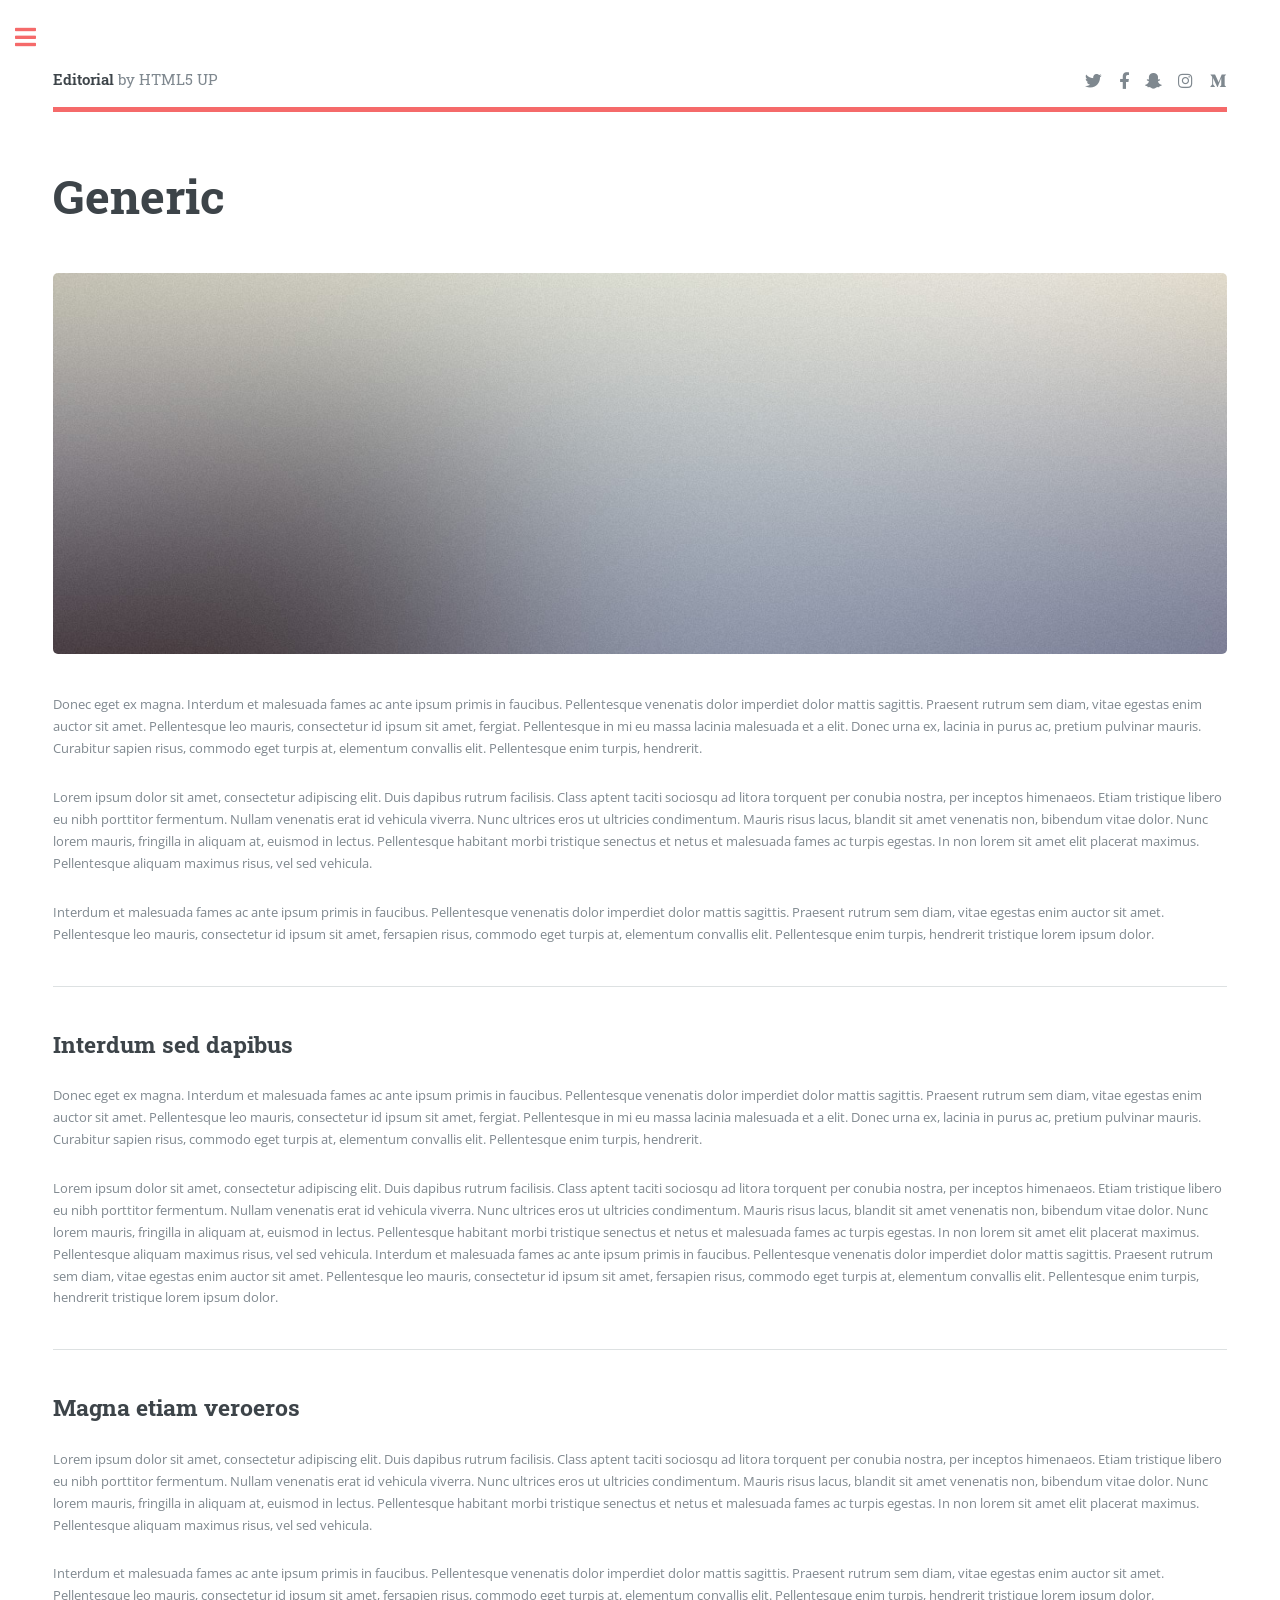
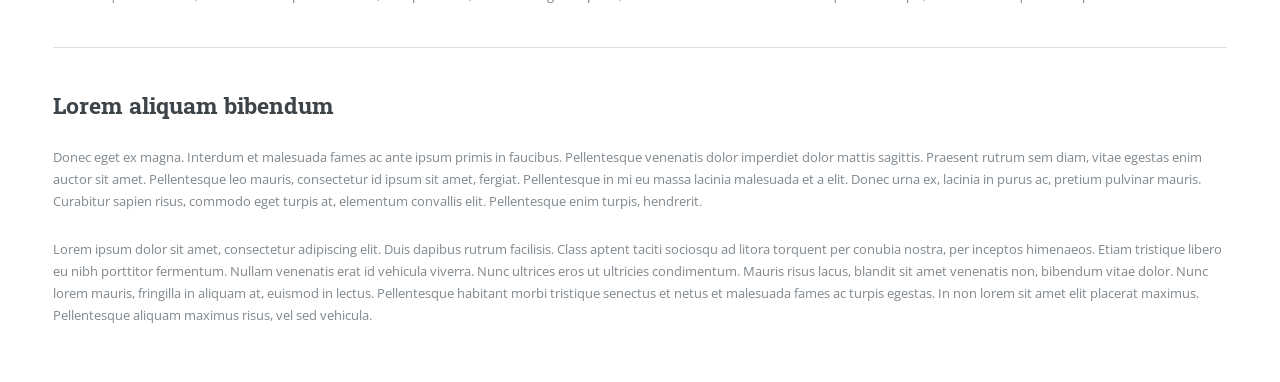
<file: Website Template/generic.html>
<!DOCTYPE HTML>
<!--
	Editorial by HTML5 UP
	html5up.net | @ajlkn
	Free for personal and commercial use under the CCA 3.0 license (html5up.net/license)
-->
<html>
	<head>
		<title>Generic - Editorial by HTML5 UP</title>
		<meta charset="utf-8" />
		<meta name="viewport" content="width=device-width, initial-scale=1, user-scalable=no" />
		<link rel="stylesheet" href="assets/css/main.css" />
	</head>
	<body class="is-preload">

		<!-- Wrapper -->
			<div id="wrapper">

				<!-- Main -->
					<div id="main">
						<div class="inner">

							<!-- Header -->
								<header id="header">
									<a href="index.html" class="logo"><strong>Editorial</strong> by HTML5 UP</a>
									<ul class="icons">
										<li><a href="#" class="icon brands fa-twitter"><span class="label">Twitter</span></a></li>
										<li><a href="#" class="icon brands fa-facebook-f"><span class="label">Facebook</span></a></li>
										<li><a href="#" class="icon brands fa-snapchat-ghost"><span class="label">Snapchat</span></a></li>
										<li><a href="#" class="icon brands fa-instagram"><span class="label">Instagram</span></a></li>
										<li><a href="#" class="icon brands fa-medium-m"><span class="label">Medium</span></a></li>
									</ul>
								</header>

							<!-- Content -->
								<section>
									<header class="main">
										<h1>Generic</h1>
									</header>

									<span class="image main"><img src="images/pic11.jpg" alt="" /></span>

									<p>Donec eget ex magna. Interdum et malesuada fames ac ante ipsum primis in faucibus. Pellentesque venenatis dolor imperdiet dolor mattis sagittis. Praesent rutrum sem diam, vitae egestas enim auctor sit amet. Pellentesque leo mauris, consectetur id ipsum sit amet, fergiat. Pellentesque in mi eu massa lacinia malesuada et a elit. Donec urna ex, lacinia in purus ac, pretium pulvinar mauris. Curabitur sapien risus, commodo eget turpis at, elementum convallis elit. Pellentesque enim turpis, hendrerit.</p>
									<p>Lorem ipsum dolor sit amet, consectetur adipiscing elit. Duis dapibus rutrum facilisis. Class aptent taciti sociosqu ad litora torquent per conubia nostra, per inceptos himenaeos. Etiam tristique libero eu nibh porttitor fermentum. Nullam venenatis erat id vehicula viverra. Nunc ultrices eros ut ultricies condimentum. Mauris risus lacus, blandit sit amet venenatis non, bibendum vitae dolor. Nunc lorem mauris, fringilla in aliquam at, euismod in lectus. Pellentesque habitant morbi tristique senectus et netus et malesuada fames ac turpis egestas. In non lorem sit amet elit placerat maximus. Pellentesque aliquam maximus risus, vel sed vehicula.</p>
									<p>Interdum et malesuada fames ac ante ipsum primis in faucibus. Pellentesque venenatis dolor imperdiet dolor mattis sagittis. Praesent rutrum sem diam, vitae egestas enim auctor sit amet. Pellentesque leo mauris, consectetur id ipsum sit amet, fersapien risus, commodo eget turpis at, elementum convallis elit. Pellentesque enim turpis, hendrerit tristique lorem ipsum dolor.</p>

									<hr class="major" />

									<h2>Interdum sed dapibus</h2>
									<p>Donec eget ex magna. Interdum et malesuada fames ac ante ipsum primis in faucibus. Pellentesque venenatis dolor imperdiet dolor mattis sagittis. Praesent rutrum sem diam, vitae egestas enim auctor sit amet. Pellentesque leo mauris, consectetur id ipsum sit amet, fergiat. Pellentesque in mi eu massa lacinia malesuada et a elit. Donec urna ex, lacinia in purus ac, pretium pulvinar mauris. Curabitur sapien risus, commodo eget turpis at, elementum convallis elit. Pellentesque enim turpis, hendrerit.</p>
									<p>Lorem ipsum dolor sit amet, consectetur adipiscing elit. Duis dapibus rutrum facilisis. Class aptent taciti sociosqu ad litora torquent per conubia nostra, per inceptos himenaeos. Etiam tristique libero eu nibh porttitor fermentum. Nullam venenatis erat id vehicula viverra. Nunc ultrices eros ut ultricies condimentum. Mauris risus lacus, blandit sit amet venenatis non, bibendum vitae dolor. Nunc lorem mauris, fringilla in aliquam at, euismod in lectus. Pellentesque habitant morbi tristique senectus et netus et malesuada fames ac turpis egestas. In non lorem sit amet elit placerat maximus. Pellentesque aliquam maximus risus, vel sed vehicula. Interdum et malesuada fames ac ante ipsum primis in faucibus. Pellentesque venenatis dolor imperdiet dolor mattis sagittis. Praesent rutrum sem diam, vitae egestas enim auctor sit amet. Pellentesque leo mauris, consectetur id ipsum sit amet, fersapien risus, commodo eget turpis at, elementum convallis elit. Pellentesque enim turpis, hendrerit tristique lorem ipsum dolor.</p>

									<hr class="major" />

									<h2>Magna etiam veroeros</h2>
									<p>Lorem ipsum dolor sit amet, consectetur adipiscing elit. Duis dapibus rutrum facilisis. Class aptent taciti sociosqu ad litora torquent per conubia nostra, per inceptos himenaeos. Etiam tristique libero eu nibh porttitor fermentum. Nullam venenatis erat id vehicula viverra. Nunc ultrices eros ut ultricies condimentum. Mauris risus lacus, blandit sit amet venenatis non, bibendum vitae dolor. Nunc lorem mauris, fringilla in aliquam at, euismod in lectus. Pellentesque habitant morbi tristique senectus et netus et malesuada fames ac turpis egestas. In non lorem sit amet elit placerat maximus. Pellentesque aliquam maximus risus, vel sed vehicula.</p>
									<p>Interdum et malesuada fames ac ante ipsum primis in faucibus. Pellentesque venenatis dolor imperdiet dolor mattis sagittis. Praesent rutrum sem diam, vitae egestas enim auctor sit amet. Pellentesque leo mauris, consectetur id ipsum sit amet, fersapien risus, commodo eget turpis at, elementum convallis elit. Pellentesque enim turpis, hendrerit tristique lorem ipsum dolor.</p>

									<hr class="major" />

									<h2>Lorem aliquam bibendum</h2>
									<p>Donec eget ex magna. Interdum et malesuada fames ac ante ipsum primis in faucibus. Pellentesque venenatis dolor imperdiet dolor mattis sagittis. Praesent rutrum sem diam, vitae egestas enim auctor sit amet. Pellentesque leo mauris, consectetur id ipsum sit amet, fergiat. Pellentesque in mi eu massa lacinia malesuada et a elit. Donec urna ex, lacinia in purus ac, pretium pulvinar mauris. Curabitur sapien risus, commodo eget turpis at, elementum convallis elit. Pellentesque enim turpis, hendrerit.</p>
									<p>Lorem ipsum dolor sit amet, consectetur adipiscing elit. Duis dapibus rutrum facilisis. Class aptent taciti sociosqu ad litora torquent per conubia nostra, per inceptos himenaeos. Etiam tristique libero eu nibh porttitor fermentum. Nullam venenatis erat id vehicula viverra. Nunc ultrices eros ut ultricies condimentum. Mauris risus lacus, blandit sit amet venenatis non, bibendum vitae dolor. Nunc lorem mauris, fringilla in aliquam at, euismod in lectus. Pellentesque habitant morbi tristique senectus et netus et malesuada fames ac turpis egestas. In non lorem sit amet elit placerat maximus. Pellentesque aliquam maximus risus, vel sed vehicula.</p>

								</section>

						</div>
					</div>

				<!-- Sidebar -->
					<div id="sidebar">
						<div class="inner">

							<!-- Search -->
								<section id="search" class="alt">
									<form method="post" action="#">
										<input type="text" name="query" id="query" placeholder="Search" />
									</form>
								</section>

							<!-- Menu -->
								<nav id="menu">
									<header class="major">
										<h2>Menu</h2>
									</header>
									<ul>
										<li><a href="index.html">Homepage</a></li>
										<li><a href="generic.html">Generic</a></li>
										<li><a href="elements.html">Elements</a></li>
										<li>
											<span class="opener">Submenu</span>
											<ul>
												<li><a href="#">Lorem Dolor</a></li>
												<li><a href="#">Ipsum Adipiscing</a></li>
												<li><a href="#">Tempus Magna</a></li>
												<li><a href="#">Feugiat Veroeros</a></li>
											</ul>
										</li>
										<li><a href="#">Etiam Dolore</a></li>
										<li><a href="#">Adipiscing</a></li>
										<li>
											<span class="opener">Another Submenu</span>
											<ul>
												<li><a href="#">Lorem Dolor</a></li>
												<li><a href="#">Ipsum Adipiscing</a></li>
												<li><a href="#">Tempus Magna</a></li>
												<li><a href="#">Feugiat Veroeros</a></li>
											</ul>
										</li>
										<li><a href="#">Maximus Erat</a></li>
										<li><a href="#">Sapien Mauris</a></li>
										<li><a href="#">Amet Lacinia</a></li>
									</ul>
								</nav>

							<!-- Section -->
								<section>
									<header class="major">
										<h2>Ante interdum</h2>
									</header>
									<div class="mini-posts">
										<article>
											<a href="#" class="image"><img src="images/pic07.jpg" alt="" /></a>
											<p>Aenean ornare velit lacus, ac varius enim lorem ullamcorper dolore aliquam.</p>
										</article>
										<article>
											<a href="#" class="image"><img src="images/pic08.jpg" alt="" /></a>
											<p>Aenean ornare velit lacus, ac varius enim lorem ullamcorper dolore aliquam.</p>
										</article>
										<article>
											<a href="#" class="image"><img src="images/pic09.jpg" alt="" /></a>
											<p>Aenean ornare velit lacus, ac varius enim lorem ullamcorper dolore aliquam.</p>
										</article>
									</div>
									<ul class="actions">
										<li><a href="#" class="button">More</a></li>
									</ul>
								</section>

							<!-- Section -->
								<section>
									<header class="major">
										<h2>Get in touch</h2>
									</header>
									<p>Sed varius enim lorem ullamcorper dolore aliquam aenean ornare velit lacus, ac varius enim lorem ullamcorper dolore. Proin sed aliquam facilisis ante interdum. Sed nulla amet lorem feugiat tempus aliquam.</p>
									<ul class="contact">
										<li class="icon solid fa-envelope"><a href="#">information@untitled.tld</a></li>
										<li class="icon solid fa-phone">(000) 000-0000</li>
										<li class="icon solid fa-home">1234 Somewhere Road #8254<br />
										Nashville, TN 00000-0000</li>
									</ul>
								</section>

							<!-- Footer -->
								<footer id="footer">
									<p class="copyright">&copy; Untitled. All rights reserved. Demo Images: <a href="https://unsplash.com">Unsplash</a>. Design: <a href="https://html5up.net">HTML5 UP</a>.</p>
								</footer>

						</div>
					</div>

			</div>

		<!-- Scripts -->
			<script src="assets/js/jquery.min.js"></script>
			<script src="assets/js/browser.min.js"></script>
			<script src="assets/js/breakpoints.min.js"></script>
			<script src="assets/js/util.js"></script>
			<script src="assets/js/main.js"></script>

	</body>
</html>
</file>
<file: styles.css>
/* --- EDIT 2: Remove underlines/borders under section headings --- */
h2 {
    border-bottom: none !important;
    text-decoration: none !important;
}
.section-header h2,
.section-title {
    border-bottom: none !important;
}

/* --- EDIT 3: Make the header logo larger --- */
.logo-small {
    width: 90px;
    height: 90px;
}
@import url("Website Template/assets/css/main.css");

/*----------------------------------------------------------------
  Global Business Brigades Panama Scholarship Styles
  Overrides and custom components on top of the template
------------------------------------------------------------------*/
:root {
    /* Brand colors */
    --color-primary: #263472;
    --color-mid-gray: #7E7F81;
    --color-light-gray: #C1BDBA;
    --color-background: #FFFFFF;
    --color-alt-background: #F6F7F9;
    --color-border: #E2E8F0;
    --color-muted-text: #475569;

    /* Typography */
    --font-body: 'Lato', sans-serif;
    --font-heading: 'Montserrat', sans-serif;

    /* Type scale */
    --text-small: 14px;
    --text-base: 16px;
    --text-h4: 20px;
    --text-h3: 24px;
    --text-h2: 36px;
    --text-h1: 48px;
    --line-height-body: 1.6;
    --line-height-heading: 1.2;
    --letterspacing-heading: -0.02em;
    --letterspacing-uppercase: 0.05em;

    /* Spacing (8‑point grid) */
    --space-1: 8px;
    --space-2: 16px;
    --space-3: 24px;
    --space-4: 32px;
    --space-5: 40px;
    --space-6: 48px;
    --space-7: 64px;
    --space-8: 80px;
    /* legacy aliases for compatibility */
    --space-xs: var(--space-0); /* unused */
    --space-sm: var(--space-1);
    --space-md: var(--space-2);
    --space-lg: var(--space-3);
    --space-xl: var(--space-4);

    /* Border radius */
    --radius-sm: 14px;
    --radius-md: 18px;
}

/* Global Resets & Typography */
*,
*::before,
*::after {
    box-sizing: border-box;
}

/* override template base font and colors */
body,
input,
select,
textarea {
    font-family: var(--font-body) !important;
    font-size: var(--text-base);
    line-height: var(--line-height-body);
    color: var(--color-muted-text) !important; /* muted text #475569 */
    background: var(--color-background); /* template already sets white */
}

.small,
.small p { font-size: var(--text-small); }

/* uppercase labels */
.section-label,
.nav-list a,
.hero .eyebrow { letter-spacing: var(--letterspacing-uppercase); text-transform: uppercase; }

h1, h2, h3, h4 {
    font-family: var(--font-heading) !important;
    color: var(--color-primary) !important;
    margin-top: 0;
    line-height: var(--line-height-heading);
    letter-spacing: var(--letterspacing-heading);
    font-weight: 700; /* bold headings */
}

h1 { font-size: var(--text-h1); }
h2 { font-size: var(--text-h2); }
h3 { font-size: var(--text-h3); }
h4 { font-size: var(--text-h4); }

p { margin: var(--space-2) 0; }

a {
    color: var(--color-primary);
    text-decoration: none;
}
a:hover { text-decoration: underline; }

/* Navigation */
.navbar {
    position: sticky;
    top: 0;
    background: var(--color-background);
    border-bottom: 1px solid var(--color-border);
    z-index: 100;
}

.navbar-content {
    max-width: 960px;
    margin: 0 auto;
    display: flex;
    align-items: center;
    justify-content: space-between;
    padding: var(--space-1) var(--space-2);
}

.logo-small { height: 40px; }


.nav-list {
    list-style: none;
    display: flex;
    gap: var(--space-lg);
    margin: 0;
    padding: 0;
}
.nav-list a { font-weight: 600; }

/* Hero */
.hero {
    text-align: center;
    background: var(--color-alt-background);
}

/* Override template's #banner two-column layout — we use full-width centered hero */
#banner {
    display: block !important;
    padding: 40px 16px 48px !important;
}
#banner .content {
    width: 100% !important;
    text-align: center;
}

.hero .logo-large {
    display: block;
    margin: 0 auto 16px;
    max-width: 140px;
    height: auto;
}

.hero-actions {
    margin-top: var(--space-3);
    display: flex;
    flex-direction: column;
    align-items: center;
    gap: var(--space-1);
}

.hero-secondary {
    color: var(--color-muted-text);
    text-decoration: none;
    font-size: var(--text-base);
}
.hero-secondary:hover { text-decoration: underline; }

.hero-trust {
    margin-top: var(--space-2);
    color: var(--color-mid-gray);
}

.hero .eyebrow {
    font-size: 0.9rem;
    letter-spacing: 1px;
    text-transform: uppercase;
    color: var(--color-mid-gray);
    margin-bottom: var(--space-sm);
}

.logo-large { max-width: 200px; }

.hero-intro { font-size: 1.125rem; }

/* Sections */
.section {
    padding: var(--space-8) var(--space-2) var(--space-8);
    max-width: 960px;
    margin: 0 auto var(--space-4);
}

/* auto-apply alternating background colors for clearer blocks */
.section:nth-of-type(odd) {
    background: var(--color-background);
}
.section:nth-of-type(even) {
    background: var(--color-alt-background);
}

/* remove manual .section-alt requirement; alternating handled by nth-of-type */
.section-alt {
    /* legacy support in case it was used elsewhere */
    background: var(--color-alt-background);
}

.section-label {
    font-size: 12px;
    text-transform: uppercase;
    color: var(--color-mid-gray); /* already #7E7F81 */
    letter-spacing: 0.1em;
    margin-bottom: var(--space-1);
}

.section-header h2 {
    margin-bottom: var(--space-sm);
}

.section-intro { max-width: 680px; margin-left: auto; margin-right: auto; }

/* Cards */
.cards {
    display: grid;
    gap: var(--space-3);
    margin-top: var(--space-3);
}
/* emphasize numeric values */
.card-value {
    font-weight: 700;
}

/* two‑column layout for overview/description section */
.overview-layout {
    display: grid;
    grid-template-columns: 45% 55%;
    gap: var(--space-4);
    align-items: start;
}
@media (max-width: 900px) {
    .overview-layout {
        grid-template-columns: 1fr;
    }
}

/* Process section keeps its own responsive grid */
.process-layout {
    display: grid;
    grid-template-columns: repeat(auto-fit, minmax(320px, 1fr));
    gap: var(--space-4);
    align-items: start;
}

/* Overview photo */
.overview-photo-wrap {
    border-radius: 14px;
    overflow: hidden;
    box-shadow: 0 8px 32px rgba(38,52,114,.15);
    position: relative;
}
.overview-photo {
    width: 100%;
    display: block;
    aspect-ratio: 4 / 5;
    object-fit: cover;
    object-position: center top;
}
.overview-photo-caption {
    font-size: 12px;
    color: var(--color-mid-gray);
    margin-top: 10px;
    text-align: center;
    font-style: italic;
}

/* About right column */
.about-right { color: #475569; }
.about-right .section-label,
.about-right h2 { color: #263472; }

.program-highlights {
    margin-top: var(--space-3);
    padding-left: 0;
    list-style: none;
}
.program-highlights li {
    margin-bottom: 12px;
    padding-left: 28px;
    position: relative;
    color: var(--color-muted-text);
    font-size: 0.97rem;
}
.program-highlights li::before {
    content: '✓';
    position: absolute;
    left: 0;
    color: var(--color-primary);
    font-weight: 700;
}
.overview-cta { margin-top: var(--space-4); display: inline-block; }

.about-left > * + * { margin-top: var(--space-2); }
/* keep margin for buttons if they appear later */
.about-left .btn { margin-top: var(--space-2); }
.process-steps {
    list-style: inside;
    padding-left: 0;
    margin-top: var(--space-2);
}
.process-steps li { margin-bottom: var(--space-1); }
/* Selection grid for equal-height cards */
.selection-grid{
  display: grid;
  grid-template-columns: repeat(2, minmax(0, 1fr));
  gap: var(--space-3);                 /* spacing between cards */
  align-items: stretch;      /* makes heights feel consistent */
}

.selection-card{
  height: 100%;              /* helps equal height feel */
}

/* Mobile: stack */
@media (max-width: 900px){
  .selection-grid{
    grid-template-columns: 1fr;
  }
}

.cost-cards { grid-template-columns: repeat(auto-fit,minmax(220px,1fr)); }
overview-cards, .process-cards, .policies-cards { grid-template-columns: repeat(auto-fit,minmax(240px,1fr)); }

.card {
    background: #ffffff; /* white cards */
    border: 1px solid #E2E8F0;
    border-radius: 16px;
    padding: var(--space-4);
    box-shadow: 0 2px 12px rgba(0,0,0,0.07);
    transition: box-shadow 0.2s ease;
}
.card:hover {
    box-shadow: 0 4px 24px rgba(0,0,0,0.12);
}

.card h3 { margin-top: 0; }
.card-value { font-size: 1.5rem; color: var(--color-primary); margin-bottom: var(--space-sm); }

.note { font-size: 0.9rem; color: var(--color-mid-gray); }

/* Placeholders */
.placeholders {
    display: grid;
    gap: var(--space-lg);
    grid-template-columns: 1fr 1fr;
    margin-top: var(--space-lg);
}

.media-slot {
  background: #F6F7F9;
  border: 2px dashed #C1BDBA;
  border-radius: 16px;
  display: flex;
  flex-direction: column;
  align-items: center;
  justify-content: center;
  padding: 32px;
  text-align: center;
  min-height: 240px;
}
.media-slot .slot-label { font-size: 10px; letter-spacing: 0.12em; text-transform: uppercase; color: #7E7F81; margin-bottom: 8px; }
.media-slot .slot-title { font-size: 16px; font-weight: 600; color: #263472; margin-bottom: 8px; }
.media-slot .slot-caption { font-size: 13px; color: #475569; }

.embed-slot {
  background: #F6F7F9;
  border: 2px dashed #C1BDBA;
  border-radius: 16px;
  display: flex;
  flex-direction: column;
  align-items: center;
  justify-content: center;
  padding: 32px;
  text-align: center;
  min-height: 240px;
}
.embed-slot .slot-label { font-size: 10px; letter-spacing: 0.12em; text-transform: uppercase; color: #7E7F81; margin-bottom: 8px; }
.embed-slot .slot-title { font-size: 16px; font-weight: 600; color: #263472; margin-bottom: 8px; }
.embed-slot .slot-caption { font-size: 13px; color: #475569; }

.caption { font-size: 0.8rem; color: var(--color-mid-gray); margin-top: var(--space-sm); }

/* Timeline */
.timeline-wrapper {
    position: relative;
    border-left: 2px solid #D1D5DB; /* mid-gray line */
    padding-left: var(--space-4);
    margin-top: var(--space-lg);
}
.timeline-step {
    display: flex;
    align-items: flex-start;
    position: relative;
    padding: var(--space-4) 0;
}
.timeline-step:nth-child(even) {
    flex-direction: row-reverse;
}
.timeline-step .step-marker {
    font-family: var(--font-heading);
    font-weight: 700;
    font-size: 2.25rem;
    color: var(--color-primary);
    flex-shrink: 0;
}
.timeline-step .step-box {
    background: #ffffff;
    border-radius: 16px;
    padding: var(--space-3);
    box-shadow: 0 2px 12px rgba(0,0,0,0.07);
    margin-left: var(--space-4);
    width: 100%;
}
.timeline-step:nth-child(even) .step-box {
    margin-left: 0;
    margin-right: var(--space-4);
}
.timeline-step .step-box h3 { margin-top: 0; }
.timeline-step .media-slot { min-height: 160px; margin-top: var(--space-3); }

/* highlight the critical passport deadline step */
.timeline-step.highlight .step-box {
    border-left: 4px solid #F59E0B;
}

/* FAQ */
.faq-item { margin-top: var(--space-md); }
.faq-question {
    width: 100%;
    background: #ffffff; /* white background */
    border: none;
    border-radius: 16px;
    padding: var(--space-2);
    text-align: left;
    font-family: var(--font-heading);
    font-size: 1rem;
    cursor: pointer;
    color: var(--color-primary); /* navy text */
    box-shadow: 0 2px 12px rgba(0,0,0,0.07);
    transition: box-shadow 0.2s ease;
}
.faq-question:hover {
    box-shadow: 0 4px 24px rgba(0,0,0,0.12);
}

.faq-answer { padding: var(--space-md); border-left: 3px solid var(--color-primary); }

/* Footer */
.footer {
    text-align: center;
    padding: var(--space-md);
    font-size: 0.9rem;
    background: var(--color-light-gray);
}

/* Buttons */
.btn {
    display: inline-block;
    padding: var(--space-1) var(--space-2);
    border-radius: var(--radius-sm);
    text-decoration: none;
    font-family: var(--font-heading);
    font-weight: 600;
}
.btn-primary {
    background: var(--color-primary);
    color: #ffffff;
}
.btn-secondary {
    background: var(--color-light-gray);
    color: var(--color-primary);
}

/* Responsive adjustments */
@media (max-width: 600px) {
    .navbar-content { flex-direction: column; align-items: flex-start; }
    .nav-list { flex-direction: column; gap: var(--space-1); margin-top: var(--space-1); }
    .cards { grid-template-columns: 1fr; }
    .placeholders { grid-template-columns: 1fr; }
}

:root {
  --navy:    #0B1F3B;
  --gray:    #6B7280;
  --bg:      #FFFFFF;
  --red:     #7A0019;
  --card:    #F6F7F9;
  --border:  #E5E7EB;
  --radius:  10px;
}

/* CTA Bar */
.cta-bar {
  position: sticky; top: 0; z-index: 100;
  background: var(--navy);
  box-shadow: 0 2px 12px rgba(0,0,0,.2);
  display: flex; align-items: center;
  justify-content: space-between;
  gap: 12px; padding: 12px 40px;
  flex-wrap: wrap;
  margin-bottom: 64px;
}
.cta-bar__brand { font-size: 13px; color: rgba(255,255,255,.7); font-weight: 500; }
.cta-bar__actions { display: flex; gap: 10px; align-items: center; flex-wrap: wrap; }

/* Buttons */
.btn {
  display: inline-block; padding: 9px 22px;
  border-radius: 6px; font-size: 13.5px;
  font-weight: 600; text-decoration: none;
  cursor: pointer; border: 2px solid transparent;
  transition: background .18s, color .18s, transform .12s;
}
.btn:focus-visible { outline: 3px solid var(--red); outline-offset: 3px; }
.btn-primary { background: var(--red); color: #fff; border-color: var(--red); }
.btn-primary:hover { background: #960020; transform: translateY(-1px); }
.btn-secondary { background: transparent; color: #fff; border-color: rgba(255,255,255,.4); }
.btn-secondary:hover { background: rgba(255,255,255,.1); }
.btn-text-link { color: rgba(255,255,255,.6); text-decoration: underline; font-size: 13px; background: none; border: none; padding: 9px 4px; }
.btn-text-link:hover { color: #fff; }
.btn-outline-dark { background: transparent; color: var(--navy); border-color: var(--navy); }
.btn-outline-dark:hover { background: var(--navy); color: #fff; }

/* Hero */
.hero__sub { font-size: 17px; color: rgba(255,255,255,.75); margin-bottom: 32px; }
.at-a-glance {
  display: grid; grid-template-columns: repeat(3, 1fr);
  max-width: 620px; margin: 32px auto 40px;
  background: var(--color-primary); border-radius: 10px;
  overflow: hidden; gap: 1px;
  box-shadow: 0 4px 20px rgba(38,52,114,.18);
}
.glance-item {
  padding: 20px 16px; text-align: center;
  background: var(--color-primary);
}
.glance-item__value {
  display: block; font-size: 1.75rem; font-weight: 700;
  color: #fff; line-height: 1.1; margin-bottom: 4px;
}
.glance-item__label {
  font-size: 11px; color: rgba(255,255,255,.7);
  text-transform: uppercase; letter-spacing: .07em; line-height: 1.3;
}
.hero-banner {
  max-width: 900px; width: 100%; margin: 0 auto;
  border-radius: 12px; display: block;
  height: 300px; object-fit: cover;
}

/* Viz cards */
.cost-viz-row {
    display: grid;
    grid-template-columns: 1fr 1fr;
    gap: var(--space-3);
    margin-top: var(--space-4);
}
@media (max-width: 700px) {
    .cost-viz-row { grid-template-columns: 1fr; }
}
.viz-card { background: var(--card); border-radius: var(--radius); padding: 28px 32px; border: 1px solid var(--border); }
.viz-card h3 {
    font-family: var(--font-heading);
    font-size: 14px; font-weight: 700;
    text-transform: uppercase; letter-spacing: .08em;
    color: var(--color-primary); margin-bottom: 20px;
    padding-bottom: 10px; border-bottom: 2px solid var(--border);
}
.viz-card--full { grid-column: 1 / -1; }

/* Stacked bar */
.stacked-bar { display: flex; height: 56px; border-radius: 8px; overflow: hidden; margin-bottom: 16px; box-shadow: 0 2px 8px rgba(0,0,0,.1); }
.segment {
    display: flex; align-items: center; justify-content: center;
    font-family: var(--font-heading); font-size: 12px; font-weight: 700;
    color: #fff; text-align: center; padding: 0 10px;
    letter-spacing: 0.04em; text-transform: uppercase;
}
.seg-fee { background: #0B1F3B; flex: 159; }
.seg-flight { background: #2563EB; flex: 47; }
.seg-addon {
  flex: 28;
  background: repeating-linear-gradient(45deg, #6B7280 0, #6B7280 4px, #9CA3AF 4px, #9CA3AF 8px);
  color: #fff;
  text-shadow: 0 1px 2px rgba(0,0,0,.4);
  line-height: 1.2;
}
.stacked-legend { display: flex; gap: 16px; flex-wrap: wrap; margin-bottom: 8px; }
.legend-item { display: flex; align-items: center; gap: 6px; font-size: 12px; color: var(--gray); }
.legend-dot { width: 10px; height: 10px; border-radius: 2px; flex-shrink: 0; }
.bar-note { font-size: 12px; color: #9CA3AF; margin-top: 6px; }

/* Coverage grid */
.coverage-grid { display: grid; grid-template-columns: 1fr 1fr; gap: 16px; }
.cov-col h4 { font-size: 12px; font-weight: 700; text-transform: uppercase; letter-spacing: .06em; padding-bottom: 8px; margin-bottom: 10px; }
.cov-col.covered h4 { color: #16A34A; border-bottom: 2px solid #16A34A; }
.cov-col.not-covered h4 { color: var(--red); border-bottom: 2px solid var(--red); }
.cov-item { font-size: 13.5px; color: var(--gray); padding: 7px 0; border-bottom: 1px solid var(--border); display: flex; gap: 8px; }
.cov-col.covered .cov-item::before { content: '✓'; color: #16A34A; font-weight: 700; }
.cov-col.not-covered .cov-item::before { content: '✗'; color: var(--red); font-weight: 700; }

/* Timeline */
.timeline {
  display: flex; list-style: none; position: relative;
  padding: 0; margin: 0; gap: 0; overflow-x: auto;
}
.timeline::before {
  content: ''; position: absolute;
  top: 20px; left: 20px; right: 20px;
  height: 2px; background: var(--border);
}
.tl-step { flex: 1; display: flex; flex-direction: column; align-items: center; gap: 10px; position: relative; min-width: 80px; }

/* ── Belize Photo Carousel ─────────────────────────────── */
.carousel {
  position: relative;
  max-width: 860px;
  margin: 0 auto;
  border-radius: 14px;
  overflow: hidden;
  background: #111;
  box-shadow: 0 12px 40px rgba(0,0,0,.22);
}
.carousel__track {
  position: relative;
  aspect-ratio: 4 / 3;
}
.carousel__slide {
  position: absolute;
  inset: 0;
  opacity: 0;
  transition: opacity 0.65s ease;
}
.carousel__slide.active { opacity: 1; }
.carousel__slide img {
  width: 100%;
  height: 100%;
  object-fit: cover;
  display: block;
}
.carousel__caption {
  position: absolute;
  bottom: 0; left: 0; right: 0;
  padding: 48px 24px 18px;
  background: linear-gradient(transparent, rgba(0,0,0,.72));
  color: #fff;
  font-family: var(--font-heading);
  font-size: 1.05rem;
  font-weight: 600;
  letter-spacing: 0.02em;
}
.carousel__btn {
  position: absolute;
  top: 50%;
  transform: translateY(-50%);
  background: rgba(255,255,255,.88);
  border: none;
  border-radius: 50%;
  width: 46px; height: 46px;
  font-size: 1.2rem;
  cursor: pointer;
  display: flex; align-items: center; justify-content: center;
  transition: background 0.2s, transform 0.2s;
  z-index: 3;
  box-shadow: 0 2px 8px rgba(0,0,0,.25);
}
.carousel__btn:hover {
  background: #fff;
  transform: translateY(-50%) scale(1.1);
}
.carousel__btn--prev { left: 14px; }
.carousel__btn--next { right: 14px; }
.carousel__dots {
  display: flex;
  justify-content: center;
  gap: 8px;
  padding: 10px 16px;
  background: rgba(0,0,0,.55);
}
.carousel__dot {
  width: 9px; height: 9px;
  border-radius: 50%;
  background: rgba(255,255,255,.35);
  border: none;
  cursor: pointer;
  transition: background 0.2s, transform 0.2s;
  padding: 0;
}
.carousel__dot.active {
  background: #fff;
  transform: scale(1.35);
}
@media (max-width: 600px) {
  .carousel__btn { width: 36px; height: 36px; font-size: 1rem; }
  .carousel__caption { font-size: 0.9rem; padding: 32px 14px 12px; }
}
.tl-dot {
  width: 40px; height: 40px; border...
 / *   e x t r a   s p a c i n g   f o r   C T A /   f o o t e r   * / 
 . c t a - b a n d - s e c t i o n   { 
     m a r g i n - b o t t o m :   6 4 p x   ! i m p o r t a n t ; 
     p a d d i n g - b o t t o m :   3 2 p x   ! i m p o r t a n t ; 
 } 
 f o o t e r . f o o t e r   { 
     m a r g i n - t o p :   6 4 p x   ! i m p o r t a n t ; 
 } 
 
 
 / *   r e m o v e   u n d e r l i n e / d a s h e s   f r o m   h e a d e r   n a v   l i n k s   * / 
 . n a v b a r   . n a v - l i s t   a   {   b o r d e r - b o t t o m :   n o n e   ! i m p o r t a n t ;   t e x t - d e c o r a t i o n :   n o n e   ! i m p o r t a n t ;   } 
 
 
 
</file>
<file: Website Template/assets/css/main.css>
@import url(fontawesome-all.min.css);
@import url("https://fonts.googleapis.com/css?family=Open+Sans:400,600,400italic,600italic|Roboto+Slab:400,700");
@import url(fontawesome-all.min.css);
@import url("https://fonts.googleapis.com/css?family=Open+Sans:400,600,400italic,600italic|Roboto+Slab:400,700");
/* Remove dashed underline from sidebar nav links */
#menu a {
  border-bottom: none !important;
  text-decoration: none !important;
}
/*
	Editorial by HTML5 UP
	html5up.net | @ajlkn
	Free for personal and commercial use under the CCA 3.0 license (html5up.net/license)
*/
html, body, div, span, applet, object,
iframe, h1, h2, h3, h4, h5, h6, p, blockquote,
pre, a, abbr, acronym, address, big, cite,
code, del, dfn, em, img, ins, kbd, q, s, samp,
small, strike, strong, sub, sup, tt, var, b,
u, i, center, dl, dt, dd, ol, ul, li, fieldset,
form, label, legend, table, caption, tbody,
tfoot, thead, tr, th, td, article, aside,
canvas, details, embed, figure, figcaption,
footer, header, hgroup, menu, nav, output, ruby,
section, summary, time, mark, audio, video {
  margin: 0;
  padding: 0;
  border: 0;
  font-size: 100%;
  font: inherit;
  vertical-align: baseline; }

article, aside, details, figcaption, figure,
footer, header, hgroup, menu, nav, section {
  display: block; }

body {
  line-height: 1; }

ol, ul {
  list-style: none; }

blockquote, q {
  quotes: none; }
  blockquote:before, blockquote:after, q:before, q:after {
    content: '';
    content: none; }

table {
  border-collapse: collapse;
  border-spacing: 0; }

body {
  -webkit-text-size-adjust: none; }

mark {
  background-color: transparent;
  color: inherit; }

input::-moz-focus-inner {
  border: 0;
  padding: 0; }

input, select, textarea {
  -moz-appearance: none;
  -webkit-appearance: none;
  -ms-appearance: none;
  appearance: none; }

/* Basic */
@-ms-viewport {
  width: device-width; }

body {
  -ms-overflow-style: scrollbar; }

@media screen and (max-width: 480px) {
  html, body {
    min-width: 320px; } }

html {
  box-sizing: border-box; }

*, *:before, *:after {
  box-sizing: inherit; }

body {
  background: #ffffff; }
  body.is-preload *, body.is-preload *:before, body.is-preload *:after, body.is-resizing *, body.is-resizing *:before, body.is-resizing *:after {
    -moz-animation: none !important;
    -webkit-animation: none !important;
    -ms-animation: none !important;
    animation: none !important;
    -moz-transition: none !important;
    -webkit-transition: none !important;
    -ms-transition: none !important;
    transition: none !important; }

/* Type */
body, input, select, textarea {
  color: #7f888f;
  font-family: "Open Sans", sans-serif;
  font-size: 13pt;
  font-weight: 400;
  line-height: 1.65; }
  @media screen and (max-width: 1680px) {
    body, input, select, textarea {
      font-size: 11pt; } }
  @media screen and (max-width: 1280px) {
    body, input, select, textarea {
      font-size: 10pt; } }
  @media screen and (max-width: 360px) {
    body, input, select, textarea {
      font-size: 9pt; } }

a {
  -moz-transition: color 0.2s ease-in-out, border-bottom-color 0.2s ease-in-out;
  -webkit-transition: color 0.2s ease-in-out, border-bottom-color 0.2s ease-in-out;
  -ms-transition: color 0.2s ease-in-out, border-bottom-color 0.2s ease-in-out;
  transition: color 0.2s ease-in-out, border-bottom-color 0.2s ease-in-out;
  border-bottom: dotted 1px;
  color: #f56a6a;
  text-decoration: none; }
  a:hover {
    border-bottom-color: #f56a6a;
    color: #f56a6a !important; }
    a:hover strong {
      color: inherit; }

strong, b {
  color: #3d4449;
  font-weight: 600; }

em, i {
  font-style: italic; }

p {
  margin: 0 0 2em 0; }

h1, h2, h3, h4, h5, h6 {
  color: #3d4449;
  font-family: "Roboto Slab", serif;
  font-weight: 700;
  line-height: 1.5;
  margin: 0 0 1em 0; }
  h1 a, h2 a, h3 a, h4 a, h5 a, h6 a {
    color: inherit;
    text-decoration: none;
    border-bottom: 0; }

h1 {
  font-size: 4em;
  margin: 0 0 0.5em 0;
  line-height: 1.3; }

h2 {
  font-size: 1.75em; }

h3 {
  font-size: 1.25em; }

h4 {
  font-size: 1.1em; }

h5 {
  font-size: 0.9em; }

h6 {
  font-size: 0.7em; }

@media screen and (max-width: 1680px) {
  h1 {
    font-size: 3.5em; } }

@media screen and (max-width: 980px) {
  h1 {
    font-size: 3.25em; } }

@media screen and (max-width: 736px) {
  h1 {
    font-size: 2em;
    line-height: 1.4; }
  h2 {
    font-size: 1.5em; } }

sub {
  font-size: 0.8em;
  position: relative;
  top: 0.5em; }

sup {
  font-size: 0.8em;
  position: relative;
  top: -0.5em; }

blockquote {
  border-left: solid 3px rgba(210, 215, 217, 0.75);
  font-style: italic;
  margin: 0 0 2em 0;
  padding: 0.5em 0 0.5em 2em; }

code {
  background: rgba(230, 235, 237, 0.25);
  border-radius: 0.375em;
  border: solid 1px rgba(210, 215, 217, 0.75);
  font-family: "Courier New", monospace;
  font-size: 0.9em;
  margin: 0 0.25em;
  padding: 0.25em 0.65em; }

pre {
  -webkit-overflow-scrolling: touch;
  font-family: "Courier New", monospace;
  font-size: 0.9em;
  margin: 0 0 2em 0; }
  pre code {
    display: block;
    line-height: 1.75;
    padding: 1em 1.5em;
    overflow-x: auto; }

hr {
  border: 0;
  border-bottom: solid 1px rgba(210, 215, 217, 0.75);
  margin: 2em 0; }
  hr.major {
    margin: 3em 0; }

.align-left {
  text-align: left; }

.align-center {
  text-align: center; }

.align-right {
  text-align: right; }

/* Row */
.row {
  display: flex;
  flex-wrap: wrap;
  box-sizing: border-box;
  align-items: stretch; }
  .row > * {
    box-sizing: border-box; }
  .row.gtr-uniform > * > :last-child {
    margin-bottom: 0; }
  .row.aln-left {
    justify-content: flex-start; }
  .row.aln-center {
    justify-content: center; }
  .row.aln-right {
    justify-content: flex-end; }
  .row.aln-top {
    align-items: flex-start; }
  .row.aln-middle {
    align-items: center; }
  .row.aln-bottom {
    align-items: flex-end; }
  .row > .imp {
    order: -1; }
  .row > .col-1 {
    width: 8.33333%; }
  .row > .off-1 {
    margin-left: 8.33333%; }
  .row > .col-2 {
    width: 16.66667%; }
  .row > .off-2 {
    margin-left: 16.66667%; }
  .row > .col-3 {
    width: 25%; }
  .row > .off-3 {
    margin-left: 25%; }
  .row > .col-4 {
    width: 33.33333%; }
  .row > .off-4 {
    margin-left: 33.33333%; }
  .row > .col-5 {
    width: 41.66667%; }
  .row > .off-5 {
    margin-left: 41.66667%; }
  .row > .col-6 {
    width: 50%; }
  .row > .off-6 {
    margin-left: 50%; }
  .row > .col-7 {
    width: 58.33333%; }
  .row > .off-7 {
    margin-left: 58.33333%; }
  .row > .col-8 {
    width: 66.66667%; }
  .row > .off-8 {
    margin-left: 66.66667%; }
  .row > .col-9 {
    width: 75%; }
  .row > .off-9 {
    margin-left: 75%; }
  .row > .col-10 {
    width: 83.33333%; }
  .row > .off-10 {
    margin-left: 83.33333%; }
  .row > .col-11 {
    width: 91.66667%; }
  .row > .off-11 {
    margin-left: 91.66667%; }
  .row > .col-12 {
    width: 100%; }
  .row > .off-12 {
    margin-left: 100%; }
  .row.gtr-0 {
    margin-top: 0;
    margin-left: 0em; }
    .row.gtr-0 > * {
      padding: 0 0 0 0em; }
    .row.gtr-0.gtr-uniform {
      margin-top: 0em; }
      .row.gtr-0.gtr-uniform > * {
        padding-top: 0em; }
  .row.gtr-25 {
    margin-top: 0;
    margin-left: -0.375em; }
    .row.gtr-25 > * {
      padding: 0 0 0 0.375em; }
    .row.gtr-25.gtr-uniform {
      margin-top: -0.375em; }
      .row.gtr-25.gtr-uniform > * {
        padding-top: 0.375em; }
  .row.gtr-50 {
    margin-top: 0;
    margin-left: -0.75em; }
    .row.gtr-50 > * {
      padding: 0 0 0 0.75em; }
    .row.gtr-50.gtr-uniform {
      margin-top: -0.75em; }
      .row.gtr-50.gtr-uniform > * {
        padding-top: 0.75em; }
  .row {
    margin-top: 0;
    margin-left: -1.5em; }
    .row > * {
      padding: 0 0 0 1.5em; }
    .row.gtr-uniform {
      margin-top: -1.5em; }
      .row.gtr-uniform > * {
        padding-top: 1.5em; }
  .row.gtr-150 {
    margin-top: 0;
    margin-left: -2.25em; }
    .row.gtr-150 > * {
      padding: 0 0 0 2.25em; }
    .row.gtr-150.gtr-uniform {
      margin-top: -2.25em; }
      .row.gtr-150.gtr-uniform > * {
        padding-top: 2.25em; }
  .row.gtr-200 {
    margin-top: 0;
    margin-left: -3em; }
    .row.gtr-200 > * {
      padding: 0 0 0 3em; }
    .row.gtr-200.gtr-uniform {
      margin-top: -3em; }
      .row.gtr-200.gtr-uniform > * {
        padding-top: 3em; }
  @media screen and (max-width: 1680px) {
    .row {
      display: flex;
      flex-wrap: wrap;
      box-sizing: border-box;
      align-items: stretch; }
      .row > * {
        box-sizing: border-box; }
      .row.gtr-uniform > * > :last-child {
        margin-bottom: 0; }
      .row.aln-left {
        justify-content: flex-start; }
      .row.aln-center {
        justify-content: center; }
      .row.aln-right {
        justify-content: flex-end; }
      .row.aln-top {
        align-items: flex-start; }
      .row.aln-middle {
        align-items: center; }
      .row.aln-bottom {
        align-items: flex-end; }
      .row > .imp-xlarge {
        order: -1; }
      .row > .col-1-xlarge {
        width: 8.33333%; }
      .row > .off-1-xlarge {
        margin-left: 8.33333%; }
      .row > .col-2-xlarge {
        width: 16.66667%; }
      .row > .off-2-xlarge {
        margin-left: 16.66667%; }
      .row > .col-3-xlarge {
        width: 25%; }
      .row > .off-3-xlarge {
        margin-left: 25%; }
      .row > .col-4-xlarge {
        width: 33.33333%; }
      .row > .off-4-xlarge {
        margin-left: 33.33333%; }
      .row > .col-5-xlarge {
        width: 41.66667%; }
      .row > .off-5-xlarge {
        margin-left: 41.66667%; }
      .row > .col-6-xlarge {
        width: 50%; }
      .row > .off-6-xlarge {
        margin-left: 50%; }
      .row > .col-7-xlarge {
        width: 58.33333%; }
      .row > .off-7-xlarge {
        margin-left: 58.33333%; }
      .row > .col-8-xlarge {
        width: 66.66667%; }
      .row > .off-8-xlarge {
        margin-left: 66.66667%; }
      .row > .col-9-xlarge {
        width: 75%; }
      .row > .off-9-xlarge {
        margin-left: 75%; }
      .row > .col-10-xlarge {
        width: 83.33333%; }
      .row > .off-10-xlarge {
        margin-left: 83.33333%; }
      .row > .col-11-xlarge {
        width: 91.66667%; }
      .row > .off-11-xlarge {
        margin-left: 91.66667%; }
      .row > .col-12-xlarge {
        width: 100%; }
      .row > .off-12-xlarge {
        margin-left: 100%; }
      .row.gtr-0 {
        margin-top: 0;
        margin-left: 0em; }
        .row.gtr-0 > * {
          padding: 0 0 0 0em; }
        .row.gtr-0.gtr-uniform {
          margin-top: 0em; }
          .row.gtr-0.gtr-uniform > * {
            padding-top: 0em; }
      .row.gtr-25 {
        margin-top: 0;
        margin-left: -0.375em; }
        .row.gtr-25 > * {
          padding: 0 0 0 0.375em; }
        .row.gtr-25.gtr-uniform {
          margin-top: -0.375em; }
          .row.gtr-25.gtr-uniform > * {
            padding-top: 0.375em; }
      .row.gtr-50 {
        margin-top: 0;
        margin-left: -0.75em; }
        .row.gtr-50 > * {
          padding: 0 0 0 0.75em; }
        .row.gtr-50.gtr-uniform {
          margin-top: -0.75em; }
          .row.gtr-50.gtr-uniform > * {
            padding-top: 0.75em; }
      .row {
        margin-top: 0;
        margin-left: -1.5em; }
        .row > * {
          padding: 0 0 0 1.5em; }
        .row.gtr-uniform {
          margin-top: -1.5em; }
          .row.gtr-uniform > * {
            padding-top: 1.5em; }
      .row.gtr-150 {
        margin-top: 0;
        margin-left: -2.25em; }
        .row.gtr-150 > * {
          padding: 0 0 0 2.25em; }
        .row.gtr-150.gtr-uniform {
          margin-top: -2.25em; }
          .row.gtr-150.gtr-uniform > * {
            padding-top: 2.25em; }
      .row.gtr-200 {
        margin-top: 0;
        margin-left: -3em; }
        .row.gtr-200 > * {
          padding: 0 0 0 3em; }
        .row.gtr-200.gtr-uniform {
          margin-top: -3em; }
          .row.gtr-200.gtr-uniform > * {
            padding-top: 3em; } }
  @media screen and (max-width: 1280px) {
    .row {
      display: flex;
      flex-wrap: wrap;
      box-sizing: border-box;
      align-items: stretch; }
      .row > * {
        box-sizing: border-box; }
      .row.gtr-uniform > * > :last-child {
        margin-bottom: 0; }
      .row.aln-left {
        justify-content: flex-start; }
      .row.aln-center {
        justify-content: center; }
      .row.aln-right {
        justify-content: flex-end; }
      .row.aln-top {
        align-items: flex-start; }
      .row.aln-middle {
        align-items: center; }
      .row.aln-bottom {
        align-items: flex-end; }
      .row > .imp-large {
        order: -1; }
      .row > .col-1-large {
        width: 8.33333%; }
      .row > .off-1-large {
        margin-left: 8.33333%; }
      .row > .col-2-large {
        width: 16.66667%; }
      .row > .off-2-large {
        margin-left: 16.66667%; }
      .row > .col-3-large {
        width: 25%; }
      .row > .off-3-large {
        margin-left: 25%; }
      .row > .col-4-large {
        width: 33.33333%; }
      .row > .off-4-large {
        margin-left: 33.33333%; }
      .row > .col-5-large {
        width: 41.66667%; }
      .row > .off-5-large {
        margin-left: 41.66667%; }
      .row > .col-6-large {
        width: 50%; }
      .row > .off-6-large {
        margin-left: 50%; }
      .row > .col-7-large {
        width: 58.33333%; }
      .row > .off-7-large {
        margin-left: 58.33333%; }
      .row > .col-8-large {
        width: 66.66667%; }
      .row > .off-8-large {
        margin-left: 66.66667%; }
      .row > .col-9-large {
        width: 75%; }
      .row > .off-9-large {
        margin-left: 75%; }
      .row > .col-10-large {
        width: 83.33333%; }
      .row > .off-10-large {
        margin-left: 83.33333%; }
      .row > .col-11-large {
        width: 91.66667%; }
      .row > .off-11-large {
        margin-left: 91.66667%; }
      .row > .col-12-large {
        width: 100%; }
      .row > .off-12-large {
        margin-left: 100%; }
      .row.gtr-0 {
        margin-top: 0;
        margin-left: 0em; }
        .row.gtr-0 > * {
          padding: 0 0 0 0em; }
        .row.gtr-0.gtr-uniform {
          margin-top: 0em; }
          .row.gtr-0.gtr-uniform > * {
            padding-top: 0em; }
      .row.gtr-25 {
        margin-top: 0;
        margin-left: -0.375em; }
        .row.gtr-25 > * {
          padding: 0 0 0 0.375em; }
        .row.gtr-25.gtr-uniform {
          margin-top: -0.375em; }
          .row.gtr-25.gtr-uniform > * {
            padding-top: 0.375em; }
      .row.gtr-50 {
        margin-top: 0;
        margin-left: -0.75em; }
        .row.gtr-50 > * {
          padding: 0 0 0 0.75em; }
        .row.gtr-50.gtr-uniform {
          margin-top: -0.75em; }
          .row.gtr-50.gtr-uniform > * {
            padding-top: 0.75em; }
      .row {
        margin-top: 0;
        margin-left: -1.5em; }
        .row > * {
          padding: 0 0 0 1.5em; }
        .row.gtr-uniform {
          margin-top: -1.5em; }
          .row.gtr-uniform > * {
            padding-top: 1.5em; }
      .row.gtr-150 {
        margin-top: 0;
        margin-left: -2.25em; }
        .row.gtr-150 > * {
          padding: 0 0 0 2.25em; }
        .row.gtr-150.gtr-uniform {
          margin-top: -2.25em; }
          .row.gtr-150.gtr-uniform > * {
            padding-top: 2.25em; }
      .row.gtr-200 {
        margin-top: 0;
        margin-left: -3em; }
        .row.gtr-200 > * {
          padding: 0 0 0 3em; }
        .row.gtr-200.gtr-uniform {
          margin-top: -3em; }
          .row.gtr-200.gtr-uniform > * {
            padding-top: 3em; } }
  @media screen and (max-width: 980px) {
    .row {
      display: flex;
      flex-wrap: wrap;
      box-sizing: border-box;
      align-items: stretch; }
      .row > * {
        box-sizing: border-box; }
      .row.gtr-uniform > * > :last-child {
        margin-bottom: 0; }
      .row.aln-left {
        justify-content: flex-start; }
      .row.aln-center {
        justify-content: center; }
      .row.aln-right {
        justify-content: flex-end; }
      .row.aln-top {
        align-items: flex-start; }
      .row.aln-middle {
        align-items: center; }
      .row.aln-bottom {
        align-items: flex-end; }
      .row > .imp-medium {
        order: -1; }
      .row > .col-1-medium {
        width: 8.33333%; }
      .row > .off-1-medium {
        margin-left: 8.33333%; }
      .row > .col-2-medium {
        width: 16.66667%; }
      .row > .off-2-medium {
        margin-left: 16.66667%; }
      .row > .col-3-medium {
        width: 25%; }
      .row > .off-3-medium {
        margin-left: 25%; }
      .row > .col-4-medium {
        width: 33.33333%; }
      .row > .off-4-medium {
        margin-left: 33.33333%; }
      .row > .col-5-medium {
        width: 41.66667%; }
      .row > .off-5-medium {
        margin-left: 41.66667%; }
      .row > .col-6-medium {
        width: 50%; }
      .row > .off-6-medium {
        margin-left: 50%; }
      .row > .col-7-medium {
        width: 58.33333%; }
      .row > .off-7-medium {
        margin-left: 58.33333%; }
      .row > .col-8-medium {
        width: 66.66667%; }
      .row > .off-8-medium {
        margin-left: 66.66667%; }
      .row > .col-9-medium {
        width: 75%; }
      .row > .off-9-medium {
        margin-left: 75%; }
      .row > .col-10-medium {
        width: 83.33333%; }
      .row > .off-10-medium {
        margin-left: 83.33333%; }
      .row > .col-11-medium {
        width: 91.66667%; }
      .row > .off-11-medium {
        margin-left: 91.66667%; }
      .row > .col-12-medium {
        width: 100%; }
      .row > .off-12-medium {
        margin-left: 100%; }
      .row.gtr-0 {
        margin-top: 0;
        margin-left: 0em; }
        .row.gtr-0 > * {
          padding: 0 0 0 0em; }
        .row.gtr-0.gtr-uniform {
          margin-top: 0em; }
          .row.gtr-0.gtr-uniform > * {
            padding-top: 0em; }
      .row.gtr-25 {
        margin-top: 0;
        margin-left: -0.375em; }
        .row.gtr-25 > * {
          padding: 0 0 0 0.375em; }
        .row.gtr-25.gtr-uniform {
          margin-top: -0.375em; }
          .row.gtr-25.gtr-uniform > * {
            padding-top: 0.375em; }
      .row.gtr-50 {
        margin-top: 0;
        margin-left: -0.75em; }
        .row.gtr-50 > * {
          padding: 0 0 0 0.75em; }
        .row.gtr-50.gtr-uniform {
          margin-top: -0.75em; }
          .row.gtr-50.gtr-uniform > * {
            padding-top: 0.75em; }
      .row {
        margin-top: 0;
        margin-left: -1.5em; }
        .row > * {
          padding: 0 0 0 1.5em; }
        .row.gtr-uniform {
          margin-top: -1.5em; }
          .row.gtr-uniform > * {
            padding-top: 1.5em; }
      .row.gtr-150 {
        margin-top: 0;
        margin-left: -2.25em; }
        .row.gtr-150 > * {
          padding: 0 0 0 2.25em; }
        .row.gtr-150.gtr-uniform {
          margin-top: -2.25em; }
          .row.gtr-150.gtr-uniform > * {
            padding-top: 2.25em; }
      .row.gtr-200 {
        margin-top: 0;
        margin-left: -3em; }
        .row.gtr-200 > * {
          padding: 0 0 0 3em; }
        .row.gtr-200.gtr-uniform {
          margin-top: -3em; }
          .row.gtr-200.gtr-uniform > * {
            padding-top: 3em; } }
  @media screen and (max-width: 736px) {
    .row {
      display: flex;
      flex-wrap: wrap;
      box-sizing: border-box;
      align-items: stretch; }
      .row > * {
        box-sizing: border-box; }
      .row.gtr-uniform > * > :last-child {
        margin-bottom: 0; }
      .row.aln-left {
        justify-content: flex-start; }
      .row.aln-center {
        justify-content: center; }
      .row.aln-right {
        justify-content: flex-end; }
      .row.aln-top {
        align-items: flex-start; }
      .row.aln-middle {
        align-items: center; }
      .row.aln-bottom {
        align-items: flex-end; }
      .row > .imp-small {
        order: -1; }
      .row > .col-1-small {
        width: 8.33333%; }
      .row > .off-1-small {
        margin-left: 8.33333%; }
      .row > .col-2-small {
        width: 16.66667%; }
      .row > .off-2-small {
        margin-left: 16.66667%; }
      .row > .col-3-small {
        width: 25%; }
      .row > .off-3-small {
        margin-left: 25%; }
      .row > .col-4-small {
        width: 33.33333%; }
      .row > .off-4-small {
        margin-left: 33.33333%; }
      .row > .col-5-small {
        width: 41.66667%; }
      .row > .off-5-small {
        margin-left: 41.66667%; }
      .row > .col-6-small {
        width: 50%; }
      .row > .off-6-small {
        margin-left: 50%; }
      .row > .col-7-small {
        width: 58.33333%; }
      .row > .off-7-small {
        margin-left: 58.33333%; }
      .row > .col-8-small {
        width: 66.66667%; }
      .row > .off-8-small {
        margin-left: 66.66667%; }
      .row > .col-9-small {
        width: 75%; }
      .row > .off-9-small {
        margin-left: 75%; }
      .row > .col-10-small {
        width: 83.33333%; }
      .row > .off-10-small {
        margin-left: 83.33333%; }
      .row > .col-11-small {
        width: 91.66667%; }
      .row > .off-11-small {
        margin-left: 91.66667%; }
      .row > .col-12-small {
        width: 100%; }
      .row > .off-12-small {
        margin-left: 100%; }
      .row.gtr-0 {
        margin-top: 0;
        margin-left: 0em; }
        .row.gtr-0 > * {
          padding: 0 0 0 0em; }
        .row.gtr-0.gtr-uniform {
          margin-top: 0em; }
          .row.gtr-0.gtr-uniform > * {
            padding-top: 0em; }
      .row.gtr-25 {
        margin-top: 0;
        margin-left: -0.375em; }
        .row.gtr-25 > * {
          padding: 0 0 0 0.375em; }
        .row.gtr-25.gtr-uniform {
          margin-top: -0.375em; }
          .row.gtr-25.gtr-uniform > * {
            padding-top: 0.375em; }
      .row.gtr-50 {
        margin-top: 0;
        margin-left: -0.75em; }
        .row.gtr-50 > * {
          padding: 0 0 0 0.75em; }
        .row.gtr-50.gtr-uniform {
          margin-top: -0.75em; }
          .row.gtr-50.gtr-uniform > * {
            padding-top: 0.75em; }
      .row {
        margin-top: 0;
        margin-left: -1.5em; }
        .row > * {
          padding: 0 0 0 1.5em; }
        .row.gtr-uniform {
          margin-top: -1.5em; }
          .row.gtr-uniform > * {
            padding-top: 1.5em; }
      .row.gtr-150 {
        margin-top: 0;
        margin-left: -2.25em; }
        .row.gtr-150 > * {
          padding: 0 0 0 2.25em; }
        .row.gtr-150.gtr-uniform {
          margin-top: -2.25em; }
          .row.gtr-150.gtr-uniform > * {
            padding-top: 2.25em; }
      .row.gtr-200 {
        margin-top: 0;
        margin-left: -3em; }
        .row.gtr-200 > * {
          padding: 0 0 0 3em; }
        .row.gtr-200.gtr-uniform {
          margin-top: -3em; }
          .row.gtr-200.gtr-uniform > * {
            padding-top: 3em; } }
  @media screen and (max-width: 480px) {
    .row {
      display: flex;
      flex-wrap: wrap;
      box-sizing: border-box;
      align-items: stretch; }
      .row > * {
        box-sizing: border-box; }
      .row.gtr-uniform > * > :last-child {
        margin-bottom: 0; }
      .row.aln-left {
        justify-content: flex-start; }
      .row.aln-center {
        justify-content: center; }
      .row.aln-right {
        justify-content: flex-end; }
      .row.aln-top {
        align-items: flex-start; }
      .row.aln-middle {
        align-items: center; }
      .row.aln-bottom {
        align-items: flex-end; }
      .row > .imp-xsmall {
        order: -1; }
      .row > .col-1-xsmall {
        width: 8.33333%; }
      .row > .off-1-xsmall {
        margin-left: 8.33333%; }
      .row > .col-2-xsmall {
        width: 16.66667%; }
      .row > .off-2-xsmall {
        margin-left: 16.66667%; }
      .row > .col-3-xsmall {
        width: 25%; }
      .row > .off-3-xsmall {
        margin-left: 25%; }
      .row > .col-4-xsmall {
        width: 33.33333%; }
      .row > .off-4-xsmall {
        margin-left: 33.33333%; }
      .row > .col-5-xsmall {
        width: 41.66667%; }
      .row > .off-5-xsmall {
        margin-left: 41.66667%; }
      .row > .col-6-xsmall {
        width: 50%; }
      .row > .off-6-xsmall {
        margin-left: 50%; }
      .row > .col-7-xsmall {
        width: 58.33333%; }
      .row > .off-7-xsmall {
        margin-left: 58.33333%; }
      .row > .col-8-xsmall {
        width: 66.66667%; }
      .row > .off-8-xsmall {
        margin-left: 66.66667%; }
      .row > .col-9-xsmall {
        width: 75%; }
      .row > .off-9-xsmall {
        margin-left: 75%; }
      .row > .col-10-xsmall {
        width: 83.33333%; }
      .row > .off-10-xsmall {
        margin-left: 83.33333%; }
      .row > .col-11-xsmall {
        width: 91.66667%; }
      .row > .off-11-xsmall {
        margin-left: 91.66667%; }
      .row > .col-12-xsmall {
        width: 100%; }
      .row > .off-12-xsmall {
        margin-left: 100%; }
      .row.gtr-0 {
        margin-top: 0;
        margin-left: 0em; }
        .row.gtr-0 > * {
          padding: 0 0 0 0em; }
        .row.gtr-0.gtr-uniform {
          margin-top: 0em; }
          .row.gtr-0.gtr-uniform > * {
            padding-top: 0em; }
      .row.gtr-25 {
        margin-top: 0;
        margin-left: -0.375em; }
        .row.gtr-25 > * {
          padding: 0 0 0 0.375em; }
        .row.gtr-25.gtr-uniform {
          margin-top: -0.375em; }
          .row.gtr-25.gtr-uniform > * {
            padding-top: 0.375em; }
      .row.gtr-50 {
        margin-top: 0;
        margin-left: -0.75em; }
        .row.gtr-50 > * {
          padding: 0 0 0 0.75em; }
        .row.gtr-50.gtr-uniform {
          margin-top: -0.75em; }
          .row.gtr-50.gtr-uniform > * {
            padding-top: 0.75em; }
      .row {
        margin-top: 0;
        margin-left: -1.5em; }
        .row > * {
          padding: 0 0 0 1.5em; }
        .row.gtr-uniform {
          margin-top: -1.5em; }
          .row.gtr-uniform > * {
            padding-top: 1.5em; }
      .row.gtr-150 {
        margin-top: 0;
        margin-left: -2.25em; }
        .row.gtr-150 > * {
          padding: 0 0 0 2.25em; }
        .row.gtr-150.gtr-uniform {
          margin-top: -2.25em; }
          .row.gtr-150.gtr-uniform > * {
            padding-top: 2.25em; }
      .row.gtr-200 {
        margin-top: 0;
        margin-left: -3em; }
        .row.gtr-200 > * {
          padding: 0 0 0 3em; }
        .row.gtr-200.gtr-uniform {
          margin-top: -3em; }
          .row.gtr-200.gtr-uniform > * {
            padding-top: 3em; } }

/* Section/Article */
section.special, article.special {
  text-align: center; }

header p {
  font-family: "Roboto Slab", serif;
  font-size: 1em;
  font-weight: 400;
  letter-spacing: 0.075em;
  margin-top: -0.5em;
  text-transform: uppercase; }

header.major > :last-child {
  border-bottom: solid 3px #f56a6a;
  display: inline-block;
  margin: 0 0 2em 0;
  padding: 0 0.75em 0.5em 0; }

header.main > :last-child {
  margin: 0 0 1em 0; }

/* Form */
form {
  margin: 0 0 2em 0; }

label {
  color: #3d4449;
  display: block;
  font-size: 0.9em;
  font-weight: 600;
  margin: 0 0 1em 0; }

input[type="text"],
input[type="password"],
input[type="email"],
input[type="tel"],
input[type="search"],
input[type="url"],
select,
textarea {
  -moz-appearance: none;
  -webkit-appearance: none;
  -ms-appearance: none;
  appearance: none;
  background: #ffffff;
  border-radius: 0.375em;
  border: none;
  border: solid 1px rgba(210, 215, 217, 0.75);
  color: inherit;
  display: block;
  outline: 0;
  padding: 0 1em;
  text-decoration: none;
  width: 100%; }
  input[type="text"]:invalid,
  input[type="password"]:invalid,
  input[type="email"]:invalid,
  input[type="tel"]:invalid,
  input[type="search"]:invalid,
  input[type="url"]:invalid,
  select:invalid,
  textarea:invalid {
    box-shadow: none; }
  input[type="text"]:focus,
  input[type="password"]:focus,
  input[type="email"]:focus,
  input[type="tel"]:focus,
  input[type="search"]:focus,
  input[type="url"]:focus,
  select:focus,
  textarea:focus {
    border-color: #f56a6a;
    box-shadow: 0 0 0 1px #f56a6a; }

select {
  background-image: url("data:image/svg+xml;charset=utf8,%3Csvg xmlns='http://www.w3.org/2000/svg' width='40' height='40' preserveAspectRatio='none' viewBox='0 0 40 40'%3E%3Cpath d='M9.4,12.3l10.4,10.4l10.4-10.4c0.2-0.2,0.5-0.4,0.9-0.4c0.3,0,0.6,0.1,0.9,0.4l3.3,3.3c0.2,0.2,0.4,0.5,0.4,0.9 c0,0.4-0.1,0.6-0.4,0.9L20.7,31.9c-0.2,0.2-0.5,0.4-0.9,0.4c-0.3,0-0.6-0.1-0.9-0.4L4.3,17.3c-0.2-0.2-0.4-0.5-0.4-0.9 c0-0.4,0.1-0.6,0.4-0.9l3.3-3.3c0.2-0.2,0.5-0.4,0.9-0.4S9.1,12.1,9.4,12.3z' fill='rgba(210, 215, 217, 0.75)' /%3E%3C/svg%3E");
  background-size: 1.25em;
  background-repeat: no-repeat;
  background-position: calc(100% - 1em) center;
  height: 2.75em;
  padding-right: 2.75em;
  text-overflow: ellipsis; }
  select option {
    color: #3d4449;
    background: #ffffff; }
  select:focus::-ms-value {
    background-color: transparent; }
  select::-ms-expand {
    display: none; }

input[type="text"],
input[type="password"],
input[type="email"],
input[type="tel"],
input[type="search"],
input[type="url"],
select {
  height: 2.75em; }

textarea {
  padding: 0.75em 1em; }

input[type="checkbox"],
input[type="radio"] {
  -moz-appearance: none;
  -webkit-appearance: none;
  -ms-appearance: none;
  appearance: none;
  display: block;
  float: left;
  margin-right: -2em;
  opacity: 0;
  width: 1em;
  z-index: -1; }
  input[type="checkbox"] + label,
  input[type="radio"] + label {
    text-decoration: none;
    color: #7f888f;
    cursor: pointer;
    display: inline-block;
    font-size: 1em;
    font-weight: 400;
    padding-left: 2.4em;
    padding-right: 0.75em;
    position: relative; }
    input[type="checkbox"] + label:before,
    input[type="radio"] + label:before {
      -moz-osx-font-smoothing: grayscale;
      -webkit-font-smoothing: antialiased;
      display: inline-block;
      font-style: normal;
      font-variant: normal;
      text-rendering: auto;
      line-height: 1;
      text-transform: none !important;
      font-family: 'Font Awesome 5 Free';
      font-weight: 900; }
    input[type="checkbox"] + label:before,
    input[type="radio"] + label:before {
      background: #ffffff;
      border-radius: 0.375em;
      border: solid 1px rgba(210, 215, 217, 0.75);
      content: '';
      display: inline-block;
      font-size: 0.8em;
      height: 2.0625em;
      left: 0;
      line-height: 2.0625em;
      position: absolute;
      text-align: center;
      top: 0;
      width: 2.0625em; }
  input[type="checkbox"]:checked + label:before,
  input[type="radio"]:checked + label:before {
    background: #3d4449;
    border-color: #3d4449;
    color: #ffffff;
    content: '\f00c'; }
  input[type="checkbox"]:focus + label:before,
  input[type="radio"]:focus + label:before {
    border-color: #f56a6a;
    box-shadow: 0 0 0 1px #f56a6a; }

input[type="checkbox"] + label:before {
  border-radius: 0.375em; }

input[type="radio"] + label:before {
  border-radius: 100%; }

::-webkit-input-placeholder {
  color: #9fa3a6 !important;
  opacity: 1.0; }

:-moz-placeholder {
  color: #9fa3a6 !important;
  opacity: 1.0; }

::-moz-placeholder {
  color: #9fa3a6 !important;
  opacity: 1.0; }

:-ms-input-placeholder {
  color: #9fa3a6 !important;
  opacity: 1.0; }

/* Box */
.box {
  border-radius: 0.375em;
  border: solid 1px rgba(210, 215, 217, 0.75);
  margin-bottom: 2em;
  padding: 1.5em; }
  .box > :last-child,
  .box > :last-child > :last-child,
  .box > :last-child > :last-child > :last-child {
    margin-bottom: 0; }
  .box.alt {
    border: 0;
    border-radius: 0;
    padding: 0; }

/* Icon */
.icon {
  text-decoration: none;
  border-bottom: none;
  position: relative; }
  .icon:before {
    -moz-osx-font-smoothing: grayscale;
    -webkit-font-smoothing: antialiased;
    display: inline-block;
    font-style: normal;
    font-variant: normal;
    text-rendering: auto;
    line-height: 1;
    text-transform: none !important;
    font-family: 'Font Awesome 5 Free';
    font-weight: 400; }
  .icon > .label {
    display: none; }
  .icon:before {
    line-height: inherit; }
  .icon.solid:before {
    font-weight: 900; }
  .icon.brands:before {
    font-family: 'Font Awesome 5 Brands'; }

/* Image */
.image {
  border-radius: 0.375em;
  border: 0;
  display: inline-block;
  position: relative; }
  .image img {
    border-radius: 0.375em;
    display: block; }
  .image.left, .image.right {
    max-width: 40%; }
    .image.left img, .image.right img {
      width: 100%; }
  .image.left {
    float: left;
    padding: 0 1.5em 1em 0;
    top: 0.25em; }
  .image.right {
    float: right;
    padding: 0 0 1em 1.5em;
    top: 0.25em; }
  .image.fit {
    display: block;
    margin: 0 0 2em 0;
    width: 100%; }
    .image.fit img {
      width: 100%; }
  .image.main {
    display: block;
    margin: 0 0 3em 0;
    width: 100%; }
    .image.main img {
      width: 100%; }

a.image {
  overflow: hidden; }
  a.image img {
    -moz-transition: -moz-transform 0.2s ease;
    -webkit-transition: -webkit-transform 0.2s ease;
    -ms-transition: -ms-transform 0.2s ease;
    transition: transform 0.2s ease; }
  a.image:hover img {
    -moz-transform: scale(1.075);
    -webkit-transform: scale(1.075);
    -ms-transform: scale(1.075);
    transform: scale(1.075); }

/* List */
ol {
  list-style: decimal;
  margin: 0 0 2em 0;
  padding-left: 1.25em; }
  ol li {
    padding-left: 0.25em; }

ul {
  list-style: disc;
  margin: 0 0 2em 0;
  padding-left: 1em; }
  ul li {
    padding-left: 0.5em; }
  ul.alt {
    list-style: none;
    padding-left: 0; }
    ul.alt li {
      border-top: solid 1px rgba(210, 215, 217, 0.75);
      padding: 0.5em 0; }
      ul.alt li:first-child {
        border-top: 0;
        padding-top: 0; }

dl {
  margin: 0 0 2em 0; }
  dl dt {
    display: block;
    font-weight: 600;
    margin: 0 0 1em 0; }
  dl dd {
    margin-left: 2em; }

/* Actions */
ul.actions {
  display: -moz-flex;
  display: -webkit-flex;
  display: -ms-flex;
  display: flex;
  cursor: default;
  list-style: none;
  margin-left: -1em;
  padding-left: 0; }
  ul.actions li {
    padding: 0 0 0 1em;
    vertical-align: middle; }
  ul.actions.special {
    -moz-justify-content: center;
    -webkit-justify-content: center;
    -ms-justify-content: center;
    justify-content: center;
    width: 100%;
    margin-left: 0; }
    ul.actions.special li:first-child {
      padding-left: 0; }
  ul.actions.stacked {
    -moz-flex-direction: column;
    -webkit-flex-direction: column;
    -ms-flex-direction: column;
    flex-direction: column;
    margin-left: 0; }
    ul.actions.stacked li {
      padding: 1.3em 0 0 0; }
      ul.actions.stacked li:first-child {
        padding-top: 0; }
  ul.actions.fit {
    width: calc(100% + 1em); }
    ul.actions.fit li {
      -moz-flex-grow: 1;
      -webkit-flex-grow: 1;
      -ms-flex-grow: 1;
      flex-grow: 1;
      -moz-flex-shrink: 1;
      -webkit-flex-shrink: 1;
      -ms-flex-shrink: 1;
      flex-shrink: 1;
      width: 100%; }
      ul.actions.fit li > * {
        width: 100%; }
    ul.actions.fit.stacked {
      width: 100%; }

/* Icons */
ul.icons {
  cursor: default;
  list-style: none;
  padding-left: 0; }
  ul.icons li {
    display: inline-block;
    padding: 0 1em 0 0; }
    ul.icons li:last-child {
      padding-right: 0; }
    ul.icons li .icon {
      color: inherit; }
      ul.icons li .icon:before {
        font-size: 1.25em; }

/* Contact */
ul.contact {
  list-style: none;
  padding: 0; }
  ul.contact li {
    text-decoration: none;
    border-top: solid 1px rgba(210, 215, 217, 0.75);
    margin: 1.5em 0 0 0;
    padding: 1.5em 0 0 3em;
    position: relative; }
    ul.contact li:before {
      -moz-osx-font-smoothing: grayscale;
      -webkit-font-smoothing: antialiased;
      display: inline-block;
      font-style: normal;
      font-variant: normal;
      text-rendering: auto;
      line-height: 1;
      text-transform: none !important;
      font-family: 'Font Awesome 5 Free';
      font-weight: 400; }
    ul.contact li:before {
      color: #f56a6a;
      display: inline-block;
      font-size: 1.5em;
      height: 1.125em;
      left: 0;
      line-height: 1.125em;
      position: absolute;
      text-align: center;
      top: 1em;
      width: 1.5em; }
    ul.contact li:first-child {
      border-top: 0;
      margin-top: 0;
      padding-top: 0; }
      ul.contact li:first-child:before {
        top: 0; }
    ul.contact li a {
      color: inherit; }

/* Pagination */
ul.pagination {
  cursor: default;
  list-style: none;
  padding-left: 0; }
  ul.pagination li {
    display: inline-block;
    padding-left: 0;
    vertical-align: middle; }
    ul.pagination li > .page {
      -moz-transition: background-color 0.2s ease-in-out, color 0.2s ease-in-out;
      -webkit-transition: background-color 0.2s ease-in-out, color 0.2s ease-in-out;
      -ms-transition: background-color 0.2s ease-in-out, color 0.2s ease-in-out;
      transition: background-color 0.2s ease-in-out, color 0.2s ease-in-out;
      border-bottom: 0;
      border-radius: 0.375em;
      display: inline-block;
      font-size: 0.8em;
      font-weight: 600;
      height: 2em;
      line-height: 2em;
      margin: 0 0.125em;
      min-width: 2em;
      padding: 0 0.5em;
      text-align: center; }
      ul.pagination li > .page.active {
        background-color: #f56a6a;
        color: #ffffff !important; }
        ul.pagination li > .page.active:hover {
          background-color: #f67878; }
        ul.pagination li > .page.active:active {
          background-color: #f45c5c; }
    ul.pagination li:first-child {
      padding-right: 0.75em; }
    ul.pagination li:last-child {
      padding-left: 0.75em; }
  @media screen and (max-width: 480px) {
    ul.pagination li:nth-child(n+2):nth-last-child(n+2) {
      display: none; }
    ul.pagination li:first-child {
      padding-right: 0; } }

/* Table */
.table-wrapper {
  -webkit-overflow-scrolling: touch;
  overflow-x: auto; }

table {
  margin: 0 0 2em 0;
  width: 100%; }
  table tbody tr {
    border: solid 1px rgba(210, 215, 217, 0.75);
    border-left: 0;
    border-right: 0; }
    table tbody tr:nth-child(2n + 1) {
      background-color: rgba(230, 235, 237, 0.25); }
  table td {
    padding: 0.75em 0.75em; }
  table th {
    color: #3d4449;
    font-size: 0.9em;
    font-weight: 600;
    padding: 0 0.75em 0.75em 0.75em;
    text-align: left; }
  table thead {
    border-bottom: solid 2px rgba(210, 215, 217, 0.75); }
  table tfoot {
    border-top: solid 2px rgba(210, 215, 217, 0.75); }
  table.alt {
    border-collapse: separate; }
    table.alt tbody tr td {
      border: solid 1px rgba(210, 215, 217, 0.75);
      border-left-width: 0;
      border-top-width: 0; }
      table.alt tbody tr td:first-child {
        border-left-width: 1px; }
    table.alt tbody tr:first-child td {
      border-top-width: 1px; }
    table.alt thead {
      border-bottom: 0; }
    table.alt tfoot {
      border-top: 0; }

/* Button */
input[type="submit"],
input[type="reset"],
input[type="button"],
button,
.button {
  -moz-appearance: none;
  -webkit-appearance: none;
  -ms-appearance: none;
  appearance: none;
  -moz-transition: background-color 0.2s ease-in-out, color 0.2s ease-in-out;
  -webkit-transition: background-color 0.2s ease-in-out, color 0.2s ease-in-out;
  -ms-transition: background-color 0.2s ease-in-out, color 0.2s ease-in-out;
  transition: background-color 0.2s ease-in-out, color 0.2s ease-in-out;
  background-color: transparent;
  border-radius: 0.375em;
  border: 0;
  box-shadow: inset 0 0 0 2px #f56a6a;
  color: #f56a6a !important;
  cursor: pointer;
  display: inline-block;
  font-family: "Roboto Slab", serif;
  font-size: 0.8em;
  font-weight: 700;
  height: 3.5em;
  letter-spacing: 0.075em;
  line-height: 3.5em;
  padding: 0 2.25em;
  text-align: center;
  text-decoration: none;
  text-transform: uppercase;
  white-space: nowrap; }
  input[type="submit"]:hover,
  input[type="reset"]:hover,
  input[type="button"]:hover,
  button:hover,
  .button:hover {
    background-color: rgba(245, 106, 106, 0.05); }
  input[type="submit"]:active,
  input[type="reset"]:active,
  input[type="button"]:active,
  button:active,
  .button:active {
    background-color: rgba(245, 106, 106, 0.15); }
  input[type="submit"].icon:before,
  input[type="reset"].icon:before,
  input[type="button"].icon:before,
  button.icon:before,
  .button.icon:before {
    margin-right: 0.5em; }
  input[type="submit"].fit,
  input[type="reset"].fit,
  input[type="button"].fit,
  button.fit,
  .button.fit {
    width: 100%; }
  input[type="submit"].small,
  input[type="reset"].small,
  input[type="button"].small,
  button.small,
  .button.small {
    font-size: 0.6em; }
  input[type="submit"].large,
  input[type="reset"].large,
  input[type="button"].large,
  button.large,
  .button.large {
    font-size: 1em;
    height: 3.65em;
    line-height: 3.65em; }
  input[type="submit"].primary,
  input[type="reset"].primary,
  input[type="button"].primary,
  button.primary,
  .button.primary {
    background-color: #f56a6a;
    box-shadow: none;
    color: #ffffff !important; }
    input[type="submit"].primary:hover,
    input[type="reset"].primary:hover,
    input[type="button"].primary:hover,
    button.primary:hover,
    .button.primary:hover {
      background-color: #f67878; }
    input[type="submit"].primary:active,
    input[type="reset"].primary:active,
    input[type="button"].primary:active,
    button.primary:active,
    .button.primary:active {
      background-color: #f45c5c; }
  input[type="submit"].disabled, input[type="submit"]:disabled,
  input[type="reset"].disabled,
  input[type="reset"]:disabled,
  input[type="button"].disabled,
  input[type="button"]:disabled,
  button.disabled,
  button:disabled,
  .button.disabled,
  .button:disabled {
    pointer-events: none;
    opacity: 0.25; }

/* Mini Posts */
.mini-posts article {
  border-top: solid 1px rgba(210, 215, 217, 0.75);
  margin-top: 2em;
  padding-top: 2em; }
  .mini-posts article .image {
    display: block;
    margin: 0 0 1.5em 0; }
    .mini-posts article .image img {
      display: block;
      width: 100%; }
  .mini-posts article:first-child {
    border-top: 0;
    margin-top: 0;
    padding-top: 0; }

/* Features */
.features {
  display: -moz-flex;
  display: -webkit-flex;
  display: -ms-flex;
  display: flex;
  -moz-flex-wrap: wrap;
  -webkit-flex-wrap: wrap;
  -ms-flex-wrap: wrap;
  flex-wrap: wrap;
  margin: 0 0 2em -3em;
  width: calc(100% + 3em); }
  .features article {
    -moz-align-items: center;
    -webkit-align-items: center;
    -ms-align-items: center;
    align-items: center;
    display: -moz-flex;
    display: -webkit-flex;
    display: -ms-flex;
    display: flex;
    margin: 0 0 3em 3em;
    position: relative;
    width: calc(50% - 3em); }
    .features article:nth-child(2n - 1) {
      margin-right: 1.5em; }
    .features article:nth-child(2n) {
      margin-left: 1.5em; }
    .features article:nth-last-child(1), .features article:nth-last-child(2) {
      margin-bottom: 0; }
    .features article .icon {
      -moz-flex-grow: 0;
      -webkit-flex-grow: 0;
      -ms-flex-grow: 0;
      flex-grow: 0;
      -moz-flex-shrink: 0;
      -webkit-flex-shrink: 0;
      -ms-flex-shrink: 0;
      flex-shrink: 0;
      display: block;
      height: 10em;
      line-height: 10em;
      margin: 0 2em 0 0;
      text-align: center;
      width: 10em; }
      .features article .icon:before {
        color: #f56a6a;
        font-size: 2.75rem;
        position: relative;
        top: 0.05em; }
      .features article .icon:after {
        -moz-transform: rotate(45deg);
        -webkit-transform: rotate(45deg);
        -ms-transform: rotate(45deg);
        transform: rotate(45deg);
        border-radius: 0.25rem;
        border: solid 2px rgba(210, 215, 217, 0.75);
        content: '';
        display: block;
        height: 7em;
        left: 50%;
        margin: -3.5em 0 0 -3.5em;
        position: absolute;
        top: 50%;
        width: 7em; }
    .features article .content {
      -moz-flex-grow: 1;
      -webkit-flex-grow: 1;
      -ms-flex-grow: 1;
      flex-grow: 1;
      -moz-flex-shrink: 1;
      -webkit-flex-shrink: 1;
      -ms-flex-shrink: 1;
      flex-shrink: 1;
      width: 100%; }
      .features article .content > :last-child {
        margin-bottom: 0; }
  @media screen and (max-width: 980px) {
    .features {
      margin: 0 0 2em 0;
      width: 100%; }
      .features article {
        margin: 0 0 3em 0;
        width: 100%; }
        .features article:nth-child(2n - 1) {
          margin-right: 0; }
        .features article:nth-child(2n) {
          margin-left: 0; }
        .features article:nth-last-child(1), .features article:nth-last-child(2) {
          margin-bottom: 3em; }
        .features article:last-child {
          margin-bottom: 0; }
        .features article .icon {
          height: 8em;
          line-height: 8em;
          width: 8em; }
          .features article .icon:before {
            font-size: 2.25rem; }
          .features article .icon:after {
            height: 6em;
            margin: -3em 0 0 -3em;
            width: 6em; } }
  @media screen and (max-width: 480px) {
    .features article {
      -moz-flex-direction: column;
      -webkit-flex-direction: column;
      -ms-flex-direction: column;
      flex-direction: column;
      -moz-align-items: -moz-flex-start;
      -webkit-align-items: -webkit-flex-start;
      -ms-align-items: -ms-flex-start;
      align-items: flex-start; }
      .features article .icon {
        height: 6em;
        line-height: 6em;
        margin: 0 0 1.5em 0;
        width: 6em; }
        .features article .icon:before {
          font-size: 1.5rem; }
        .features article .icon:after {
          height: 4em;
          margin: -2em 0 0 -2em;
          width: 4em; } }
  @media screen and (max-width: 480px) {
    .features article .icon:before {
      font-size: 1.25rem; } }

/* Posts */
.posts {
  display: -moz-flex;
  display: -webkit-flex;
  display: -ms-flex;
  display: flex;
  -moz-flex-wrap: wrap;
  -webkit-flex-wrap: wrap;
  -ms-flex-wrap: wrap;
  flex-wrap: wrap;
  margin: 0 0 2em -6em;
  width: calc(100% + 6em); }
  .posts article {
    -moz-flex-grow: 0;
    -webkit-flex-grow: 0;
    -ms-flex-grow: 0;
    flex-grow: 0;
    -moz-flex-shrink: 1;
    -webkit-flex-shrink: 1;
    -ms-flex-shrink: 1;
    flex-shrink: 1;
    margin: 0 0 6em 6em;
    position: relative;
    width: calc(33.33333% - 6em); }
    .posts article:before {
      background: rgba(210, 215, 217, 0.75);
      content: '';
      display: block;
      height: calc(100% + 6em);
      left: -3em;
      position: absolute;
      top: 0;
      width: 1px; }
    .posts article:after {
      background: rgba(210, 215, 217, 0.75);
      bottom: -3em;
      content: '';
      display: block;
      height: 1px;
      position: absolute;
      right: 0;
      width: calc(100% + 6em); }
    .posts article > :last-child {
      margin-bottom: 0; }
    .posts article .image {
      display: block;
      margin: 0 0 2em 0; }
      .posts article .image img {
        display: block;
        width: 100%; }
  @media screen and (min-width: 1681px) {
    .posts article:nth-child(3n + 1):before {
      display: none; }
    .posts article:nth-child(3n + 1):after {
      width: 100%; }
    .posts article:nth-last-child(1), .posts article:nth-last-child(2), .posts article:nth-last-child(3) {
      margin-bottom: 0; }
      .posts article:nth-last-child(1):before, .posts article:nth-last-child(2):before, .posts article:nth-last-child(3):before {
        height: 100%; }
      .posts article:nth-last-child(1):after, .posts article:nth-last-child(2):after, .posts article:nth-last-child(3):after {
        display: none; } }
  @media screen and (max-width: 1680px) {
    .posts article {
      width: calc(50% - 6em); }
      .posts article:nth-last-child(3) {
        margin-bottom: 6em; } }
  @media screen and (min-width: 481px) and (max-width: 1680px) {
    .posts article:nth-child(2n + 1):before {
      display: none; }
    .posts article:nth-child(2n + 1):after {
      width: 100%; }
    .posts article:nth-last-child(1), .posts article:nth-last-child(2) {
      margin-bottom: 0; }
      .posts article:nth-last-child(1):before, .posts article:nth-last-child(2):before {
        height: 100%; }
      .posts article:nth-last-child(1):after, .posts article:nth-last-child(2):after {
        display: none; } }
  @media screen and (max-width: 736px) {
    .posts {
      margin: 0 0 2em -4.5em;
      width: calc(100% + 4.5em); }
      .posts article {
        margin: 0 0 4.5em 4.5em;
        width: calc(50% - 4.5em); }
        .posts article:before {
          height: calc(100% + 4.5em);
          left: -2.25em; }
        .posts article:after {
          bottom: -2.25em;
          width: calc(100% + 4.5em); }
        .posts article:nth-last-child(3) {
          margin-bottom: 4.5em; } }
  @media screen and (max-width: 480px) {
    .posts {
      margin: 0 0 2em 0;
      width: 100%; }
      .posts article {
        margin: 0 0 4.5em 0;
        width: 100%; }
        .posts article:before {
          display: none; }
        .posts article:after {
          width: 100%; }
        .posts article:last-child {
          margin-bottom: 0; }
          .posts article:last-child:after {
            display: none; } }

/* Wrapper */
#wrapper {
  display: -moz-flex;
  display: -webkit-flex;
  display: -ms-flex;
  display: flex;
  -moz-flex-direction: row-reverse;
  -webkit-flex-direction: row-reverse;
  -ms-flex-direction: row-reverse;
  flex-direction: row-reverse;
  min-height: 100vh; }

/* Main */
#main {
  -moz-flex-grow: 1;
  -webkit-flex-grow: 1;
  -ms-flex-grow: 1;
  flex-grow: 1;
  -moz-flex-shrink: 1;
  -webkit-flex-shrink: 1;
  -ms-flex-shrink: 1;
  flex-shrink: 1;
  width: 100%; }
  #main > .inner {
    padding: 0 6em 0.1em 6em ;
    margin: 0 auto;
    max-width: 110em; }
    #main > .inner > section {
      padding: 6em 0 4em 0 ;
      border-top: solid 2px rgba(210, 215, 217, 0.75); }
      #main > .inner > section:first-of-type {
        border-top: 0 !important; }
  @media screen and (max-width: 1680px) {
    #main > .inner {
      padding: 0 5em 0.1em 5em ; }
      #main > .inner > section {
        padding: 5em 0 3em 0 ; } }
  @media screen and (max-width: 1280px) {
    #main > .inner {
      padding: 0 4em 0.1em 4em ; }
      #main > .inner > section {
        padding: 4em 0 2em 0 ; } }
  @media screen and (max-width: 736px) {
    #main > .inner {
      padding: 0 2em 0.1em 2em ; }
      #main > .inner > section {
        padding: 3em 0 1em 0 ; } }

/* Sidebar */
#search form {
  text-decoration: none;
  position: relative; }
  #search form:before {
    -moz-osx-font-smoothing: grayscale;
    -webkit-font-smoothing: antialiased;
    display: inline-block;
    font-style: normal;
    font-variant: normal;
    text-rendering: auto;
    line-height: 1;
    text-transform: none !important;
    font-family: 'Font Awesome 5 Free';
    font-weight: 900; }
  #search form:before {
    -moz-transform: scaleX(-1);
    -webkit-transform: scaleX(-1);
    -ms-transform: scaleX(-1);
    transform: scaleX(-1);
    color: #7f888f;
    content: '\f002';
    cursor: default;
    display: block;
    font-size: 1.5em;
    height: 2em;
    line-height: 2em;
    opacity: 0.325;
    position: absolute;
    right: 0;
    text-align: center;
    top: 0;
    width: 2em; }
  #search form input[type="text"] {
    padding-right: 2.75em; }

#sidebar {
  -moz-flex-grow: 0;
  -webkit-flex-grow: 0;
  -ms-flex-grow: 0;
  flex-grow: 0;
  -moz-flex-shrink: 0;
  -webkit-flex-shrink: 0;
  -ms-flex-shrink: 0;
  flex-shrink: 0;
  -moz-transition: margin-left 0.5s ease, box-shadow 0.5s ease;
  -webkit-transition: margin-left 0.5s ease, box-shadow 0.5s ease;
  -ms-transition: margin-left 0.5s ease, box-shadow 0.5s ease;
  transition: margin-left 0.5s ease, box-shadow 0.5s ease;
  background-color: #f5f6f7;
  font-size: 0.9em;
  position: relative;
  width: 26em; }
  #sidebar h2 {
    font-size: 1.38889em; }
  #sidebar > .inner {
    padding: 2.22222em 2.22222em 2.44444em 2.22222em ;
    position: relative;
    width: 26em; }
    #sidebar > .inner > * {
      border-bottom: solid 2px rgba(210, 215, 217, 0.75);
      margin: 0 0 3.5em 0;
      padding: 0 0 3.5em 0; }
      #sidebar > .inner > * > :last-child {
        margin-bottom: 0; }
      #sidebar > .inner > *:last-child {
        border-bottom: 0;
        margin-bottom: 0;
        padding-bottom: 0; }
    #sidebar > .inner > .alt {
      background-color: #eff1f2;
      border-bottom: 0;
      margin: -2.22222em 0 4.44444em -2.22222em;
      padding: 2.22222em;
      width: calc(100% + 4.44444em); }
  #sidebar .toggle {
    text-decoration: none;
    -moz-transition: left 0.5s ease;
    -webkit-transition: left 0.5s ease;
    -ms-transition: left 0.5s ease;
    transition: left 0.5s ease;
    -webkit-tap-highlight-color: rgba(255, 255, 255, 0);
    border: 0;
    display: block;
    height: 7.5em;
    left: 26em;
    line-height: 7.5em;
    outline: 0;
    overflow: hidden;
    position: absolute;
    text-align: center;
    text-indent: -15em;
    white-space: nowrap;
    top: 0;
    width: 6em;
    z-index: 10000; }
    #sidebar .toggle:before {
      -moz-osx-font-smoothing: grayscale;
      -webkit-font-smoothing: antialiased;
      display: inline-block;
      font-style: normal;
      font-variant: normal;
      text-rendering: auto;
      line-height: 1;
      text-transform: none !important;
      font-family: 'Font Awesome 5 Free';
      font-weight: 900; }
    #sidebar .toggle:before {
      content: '\f0c9';
      font-size: 2rem;
      height: inherit;
      left: 0;
      line-height: inherit;
      position: absolute;
      text-indent: 0;
      top: 0;
      width: inherit; }
  #sidebar.inactive {
    margin-left: -26em; }
  @media screen and (max-width: 1680px) {
    #sidebar {
      width: 24em; }
      #sidebar > .inner {
        padding: 1.66667em 1.66667em 1.33333em 1.66667em ;
        width: 24em; }
        #sidebar > .inner > .alt {
          margin: -1.66667em 0 3.33333em -1.66667em;
          padding: 1.66667em;
          width: calc(100% + 3.33333em); }
      #sidebar .toggle {
        height: 6.25em;
        left: 24em;
        line-height: 6.25em;
        text-indent: 5em;
        width: 5em; }
        #sidebar .toggle:before {
          font-size: 1.5rem; }
      #sidebar.inactive {
        margin-left: -24em; } }
  @media screen and (max-width: 1280px) {
    #sidebar {
      box-shadow: 0 0 5em 0 rgba(0, 0, 0, 0.175);
      height: 100%;
      left: 0;
      position: fixed;
      top: 0;
      z-index: 10000; }
      #sidebar.inactive {
        box-shadow: none; }
      #sidebar > .inner {
        -webkit-overflow-scrolling: touch;
        height: 100%;
        left: 0;
        overflow-x: hidden;
        overflow-y: auto;
        position: absolute;
        top: 0; }
        #sidebar > .inner:after {
          content: '';
          display: block;
          height: 4em;
          width: 100%; }
      #sidebar .toggle {
        text-indent: 6em;
        width: 6em; }
        #sidebar .toggle:before {
          font-size: 1.5rem;
          margin-left: -0.4375em; }
      body.is-preload #sidebar {
        display: none; } }
  @media screen and (max-width: 736px) {
    #sidebar .toggle {
      text-indent: 7.25em;
      width: 7.25em; }
      #sidebar .toggle:before {
        color: #7f888f;
        margin-left: -0.0625em;
        margin-top: -0.25em;
        font-size: 1.1rem;
        z-index: 1; }
      #sidebar .toggle:after {
        background: rgba(222, 225, 226, 0.75);
        border-radius: 0.375em;
        content: '';
        height: 3.5em;
        left: 1em;
        position: absolute;
        top: 1em;
        width: 5em; } }

/* Header */
#header {
  display: -moz-flex;
  display: -webkit-flex;
  display: -ms-flex;
  display: flex;
  border-bottom: solid 5px #f56a6a;
  padding: 6em 0 1em 0;
  position: relative; }
  #header > * {
    -moz-flex: 1;
    -webkit-flex: 1;
    -ms-flex: 1;
    flex: 1;
    margin-bottom: 0; }
  #header .logo {
    border-bottom: 0;
    color: inherit;
    font-family: "Roboto Slab", serif;
    font-size: 1.125em; }
  #header .icons {
    text-align: right; }
  @media screen and (max-width: 1680px) {
    #header {
      padding-top: 5em; } }
  @media screen and (max-width: 736px) {
    #header {
      padding-top: 6.5em; }
      #header .logo {
        font-size: 1.25em;
        margin: 0; }
      #header .icons {
        height: 5em;
        line-height: 5em;
        position: absolute;
        right: -0.5em;
        top: 0; } }

/* Banner */
#banner {
  padding: 6em 0 4em 0 ;
  display: -moz-flex;
  display: -webkit-flex;
  display: -ms-flex;
  display: flex; }
  #banner h1 {
    margin-top: -0.125em; }
  #banner .content {
    -moz-flex-grow: 1;
    -webkit-flex-grow: 1;
    -ms-flex-grow: 1;
    flex-grow: 1;
    -moz-flex-shrink: 1;
    -webkit-flex-shrink: 1;
    -ms-flex-shrink: 1;
    flex-shrink: 1;
    width: 50%; }
  #banner .image {
    -moz-flex-grow: 0;
    -webkit-flex-grow: 0;
    -ms-flex-grow: 0;
    flex-grow: 0;
    -moz-flex-shrink: 0;
    -webkit-flex-shrink: 0;
    -ms-flex-shrink: 0;
    flex-shrink: 0;
    display: block;
    margin: 0 0 2em 4em;
    width: 50%; }
    #banner .image img {
      height: 100%;
      -moz-object-fit: cover;
      -webkit-object-fit: cover;
      -ms-object-fit: cover;
      object-fit: cover;
      -moz-object-position: center;
      -webkit-object-position: center;
      -ms-object-position: center;
      object-position: center;
      width: 100%; }
  @media screen and (orientation: portrait) {
    #banner {
      -moz-flex-direction: column-reverse;
      -webkit-flex-direction: column-reverse;
      -ms-flex-direction: column-reverse;
      flex-direction: column-reverse; }
      #banner h1 br {
        display: none; }
      #banner .content {
        -moz-flex-grow: 0;
        -webkit-flex-grow: 0;
        -ms-flex-grow: 0;
        flex-grow: 0;
        -moz-flex-shrink: 0;
        -webkit-flex-shrink: 0;
        -ms-flex-shrink: 0;
        flex-shrink: 0;
        width: 100%; }
      #banner .image {
        -moz-flex-grow: 0;
        -webkit-flex-grow: 0;
        -ms-flex-grow: 0;
        flex-grow: 0;
        -moz-flex-shrink: 0;
        -webkit-flex-shrink: 0;
        -ms-flex-shrink: 0;
        flex-shrink: 0;
        margin: 0 0 4em 0;
        height: 25em;
        max-height: 50vh;
        min-height: 18em;
        width: 100%; } }
  @media screen and (orientation: portrait) and (max-width: 480px) {
    #banner .image {
      max-height: 35vh; } }

/* Footer */
#footer .copyright {
  color: #9fa3a6;
  font-size: 0.9em; }
  #footer .copyright a {
    color: inherit; }

/* Menu */
#menu ul {
  -moz-user-select: none;
  -webkit-user-select: none;
  -ms-user-select: none;
  user-select: none;
  color: #3d4449;
  font-family: "Roboto Slab", serif;
  font-weight: 400;
  letter-spacing: 0.075em;
  list-style: none;
  margin-bottom: 0;
  padding: 0;
  text-transform: uppercase; }
  #menu ul a, #menu ul span {
    border-bottom: 0;
    color: inherit;
    cursor: pointer;
    display: block;
    font-size: 0.9em;
    padding: 0.625em 0; }
    #menu ul a:hover, #menu ul span:hover {
      color: #f56a6a; }
    #menu ul a.opener, #menu ul span.opener {
      -moz-transition: color 0.2s ease-in-out;
      -webkit-transition: color 0.2s ease-in-out;
      -ms-transition: color 0.2s ease-in-out;
      transition: color 0.2s ease-in-out;
      text-decoration: none;
      -webkit-tap-highlight-color: rgba(255, 255, 255, 0);
      position: relative; }
      #menu ul a.opener:before, #menu ul span.opener:before {
        -moz-osx-font-smoothing: grayscale;
        -webkit-font-smoothing: antialiased;
        display: inline-block;
        font-style: normal;
        font-variant: normal;
        text-rendering: auto;
        line-height: 1;
        text-transform: none !important;
        font-family: 'Font Awesome 5 Free';
        font-weight: 900; }
      #menu ul a.opener:before, #menu ul span.opener:before {
        -moz-transition: color 0.2s ease-in-out, -moz-transform 0.2s ease-in-out;
        -webkit-transition: color 0.2s ease-in-out, -webkit-transform 0.2s ease-in-out;
        -ms-transition: color 0.2s ease-in-out, -ms-transform 0.2s ease-in-out;
        transition: color 0.2s ease-in-out, transform 0.2s ease-in-out;
        color: #9fa3a6;
        content: '\f078';
        position: absolute;
        right: 0; }
      #menu ul a.opener:hover:before, #menu ul span.opener:hover:before {
        color: #f56a6a; }
      #menu ul a.opener.active + ul, #menu ul span.opener.active + ul {
        display: block; }
      #menu ul a.opener.active:before, #menu ul span.opener.active:before {
        -moz-transform: rotate(-180deg);
        -webkit-transform: rotate(-180deg);
        -ms-transform: rotate(-180deg);
        transform: rotate(-180deg); }

#menu > ul > li {
  border-top: solid 1px rgba(210, 215, 217, 0.75);
  margin: 0.5em 0 0 0;
  padding: 0.5em 0 0 0; }
  #menu > ul > li > ul {
    color: #9fa3a6;
    display: none;
    margin: 0.5em 0 1.5em 0;
    padding-left: 1em; }
    #menu > ul > li > ul a, #menu > ul > li > ul span {
      font-size: 0.8em; }
    #menu > ul > li > ul > li {
      margin: 0.125em 0 0 0;
      padding: 0.125em 0 0 0; }
  #menu > ul > li:first-child {
    border-top: 0;
    margin-top: 0;
    padding-top: 0; }
</file>
